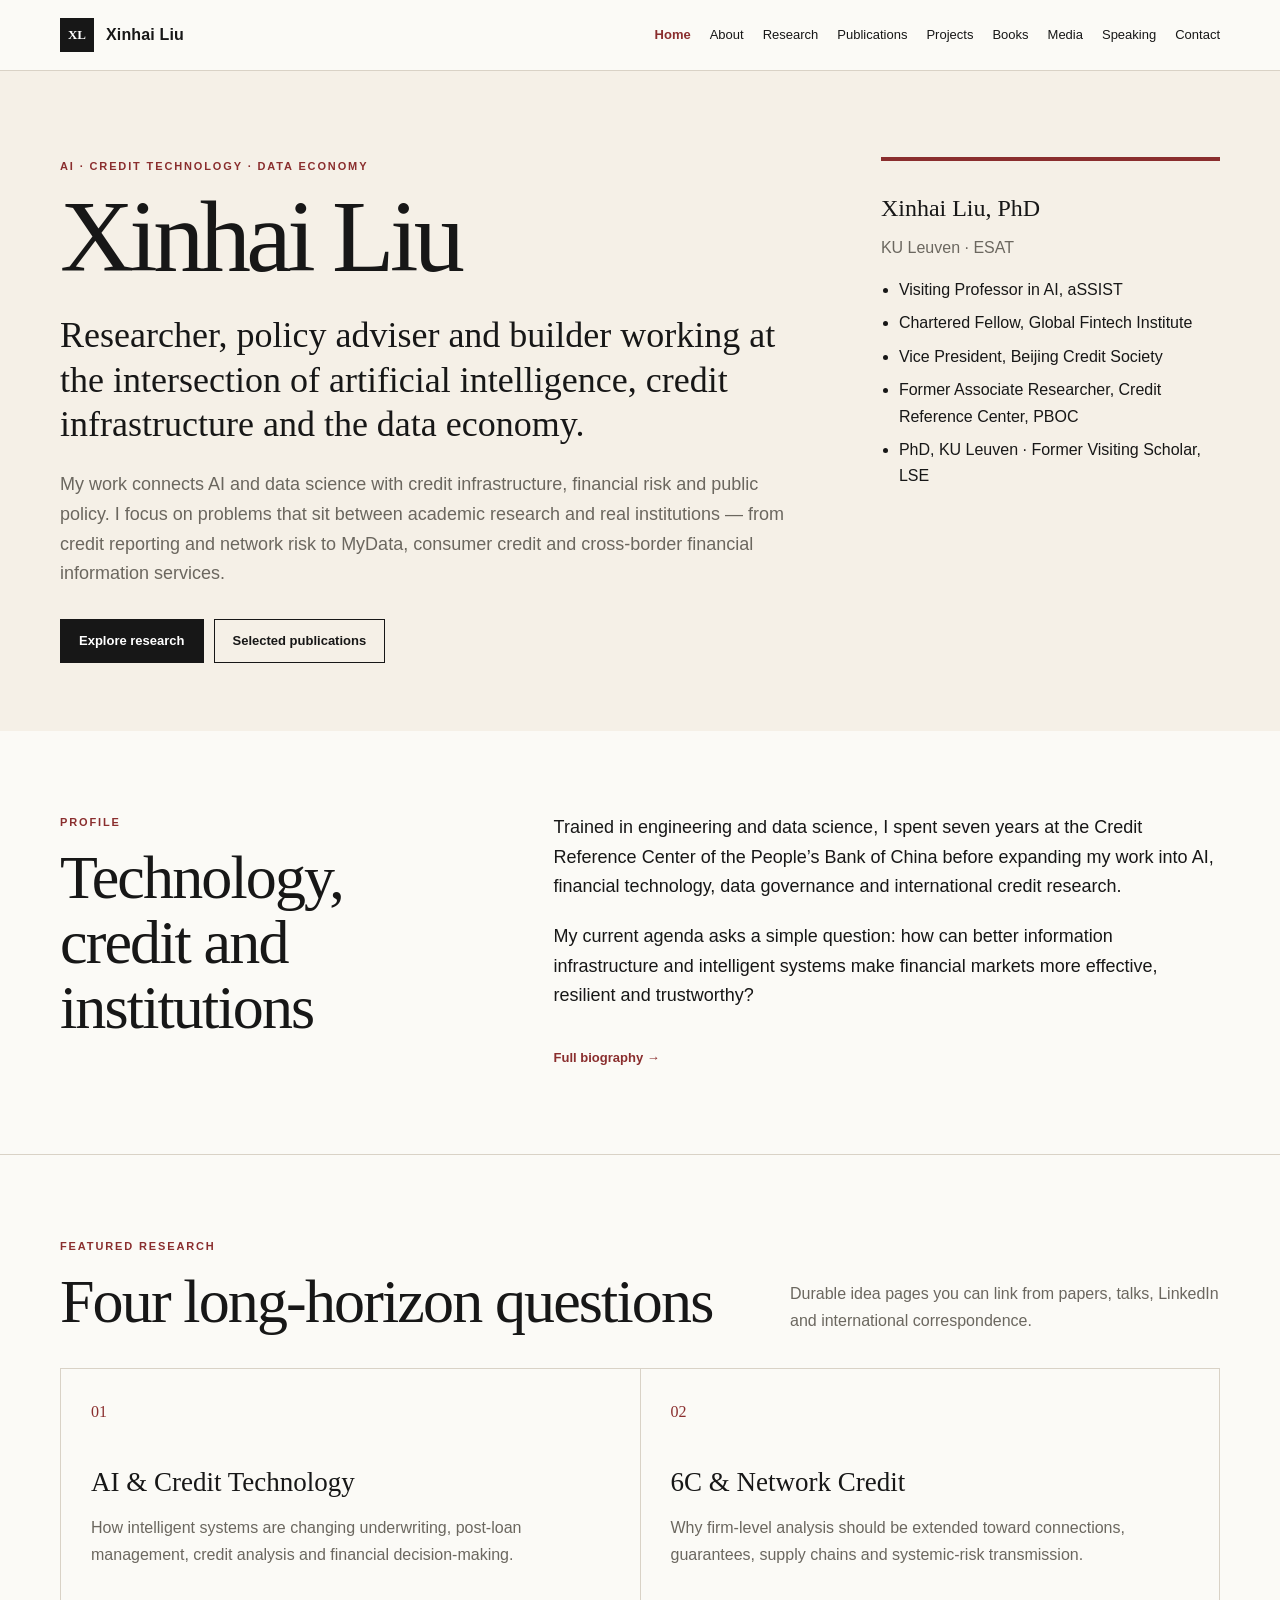
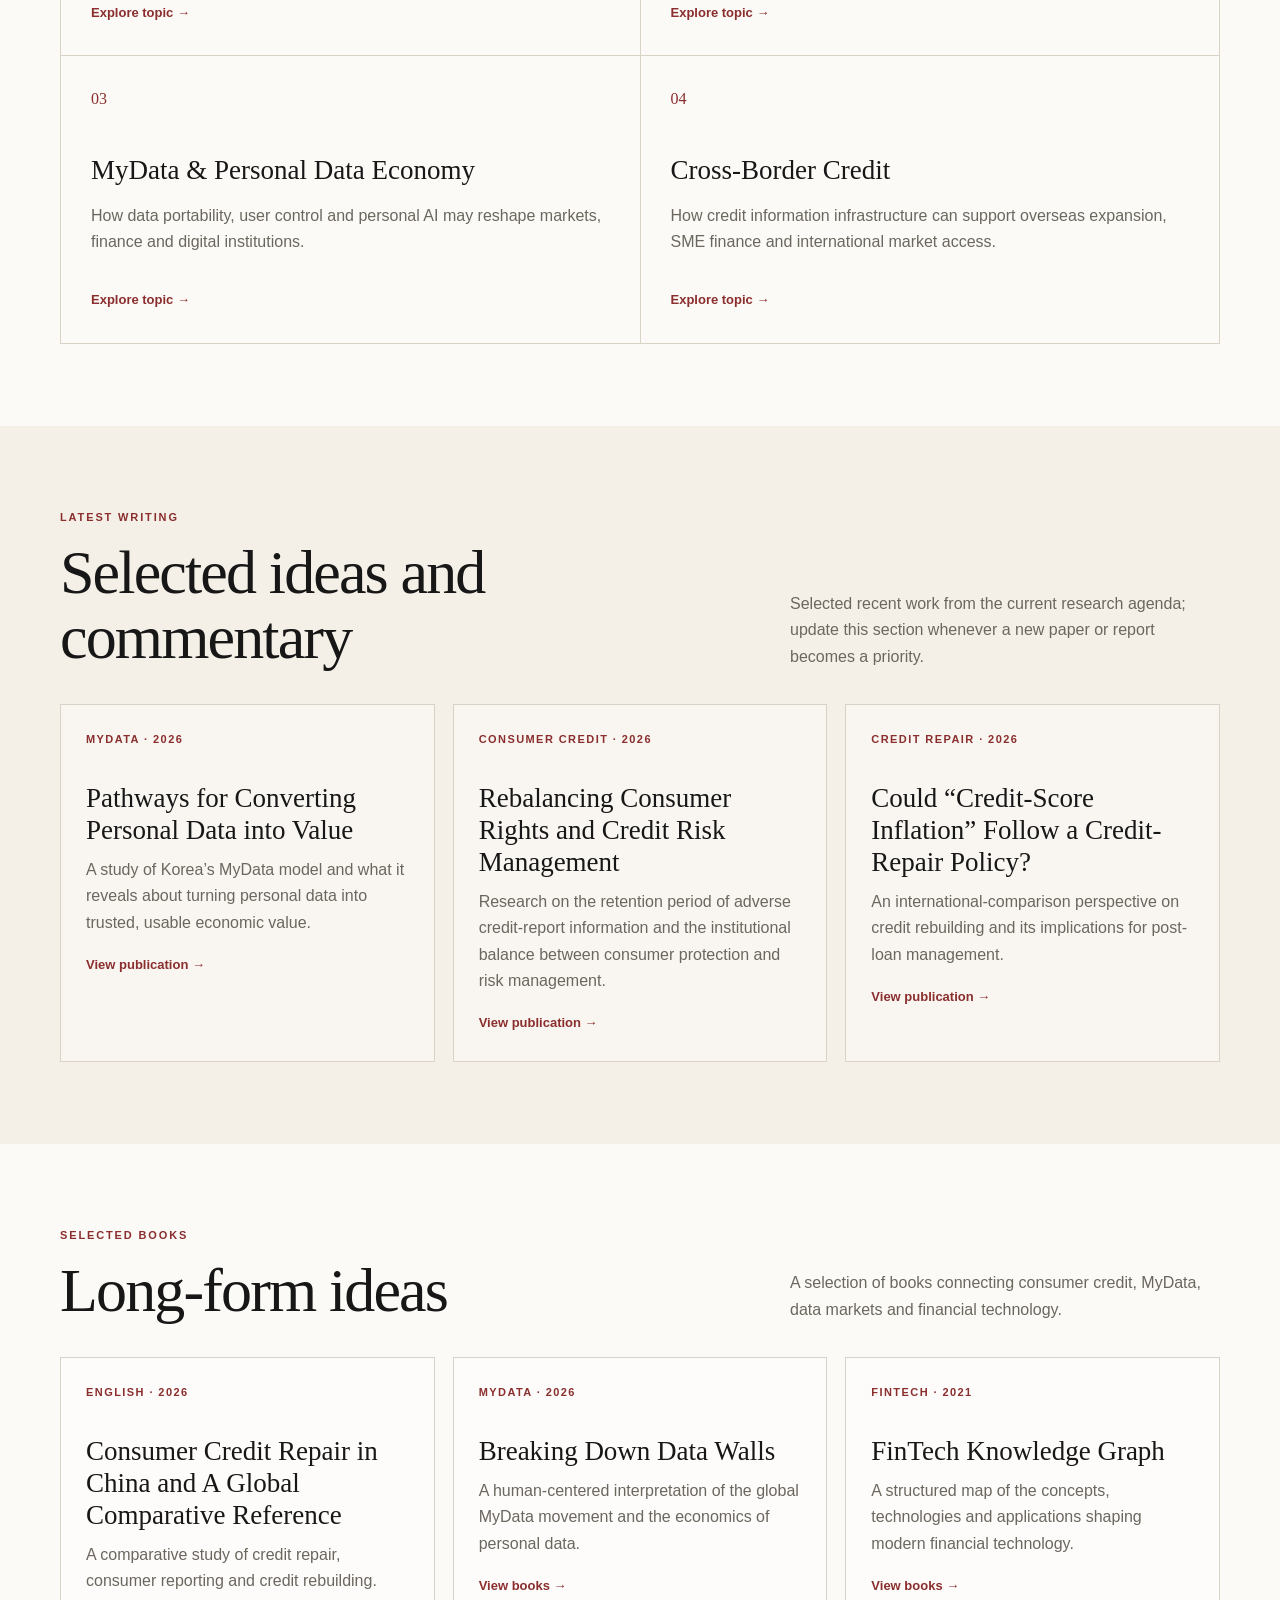
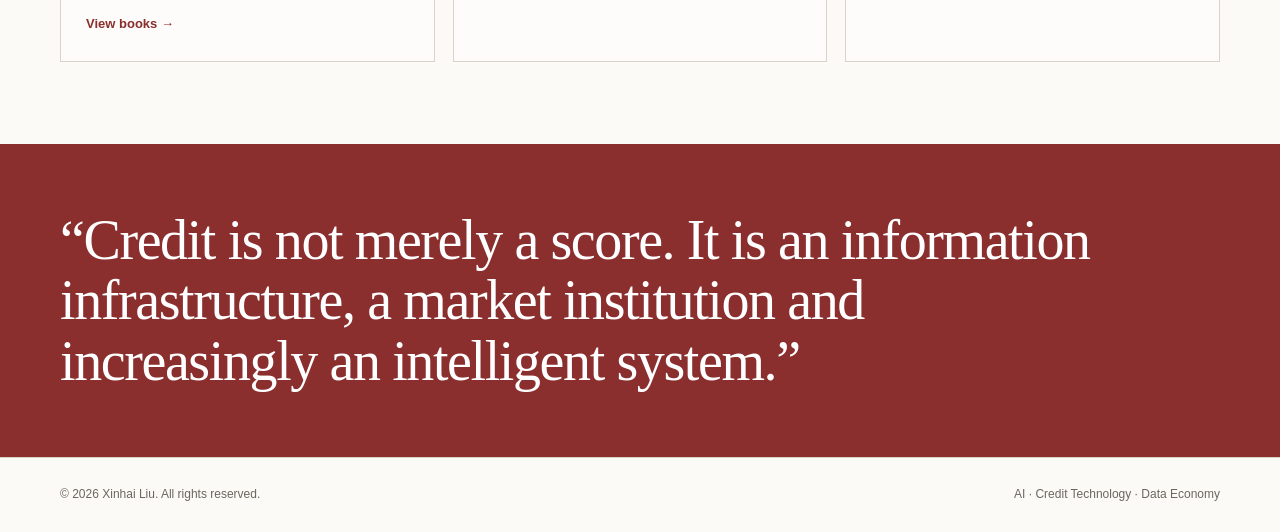
<file: index.html>
<!DOCTYPE html><html lang="en"><head><meta charset="UTF-8"><meta name="viewport" content="width=device-width, initial-scale=1.0"><meta name="description" content="Xinhai Liu — researcher and policy adviser working across AI, credit technology, data economy and financial innovation."><meta name="author" content="Xinhai Liu"><title>Xinhai Liu | AI, Credit Technology & Data Economy</title><link rel="stylesheet" href="styles.css"><script defer src="site.js"></script></head><body><div data-site-header></div><main><section class="hero"><div class="container hero-grid"><div><p class="eyebrow">AI · CREDIT TECHNOLOGY · DATA ECONOMY</p><h1>Xinhai Liu</h1><p class="hero-title">Researcher, policy adviser and builder working at the intersection of artificial intelligence, credit infrastructure and the data economy.</p><!-- EDIT HERE: HOME INTRO START -->
          <p class="hero-intro">
            My work connects AI and data science with credit infrastructure, financial risk and public policy.
            I focus on problems that sit between academic research and real institutions — from credit reporting
            and network risk to MyData, consumer credit and cross-border financial information services.
          </p>
          <!-- EDIT HERE: HOME INTRO END --><div class="hero-actions"><a class="btn btn-primary" href="research.html">Explore research</a><a class="btn" href="publications.html">Selected publications</a></div></div><aside class="profile-card"><p class="name">Xinhai Liu, PhD</p><p>KU Leuven · ESAT</p><!-- EDIT HERE: HOME PROFILE START -->
          <ul class="profile-list">
            <li>Visiting Professor in AI, aSSIST</li>
            <li>Chartered Fellow, Global Fintech Institute</li>
            <li>Vice President, Beijing Credit Society</li>
            <li>Former Associate Researcher, Credit Reference Center, PBOC</li>
            <li>PhD, KU Leuven · Former Visiting Scholar, LSE</li>
          </ul>
          <!-- EDIT HERE: HOME PROFILE END --></aside></div></section>
    <section class="section home-about">
      <div class="container two-col">
        <div>
          <p class="section-label">Profile</p>
          <h2>Technology, credit and institutions</h2>
        </div>
        <div class="prose">
          <!-- EDIT HERE: HOME ABOUT STRIP START -->
          <p>
            Trained in engineering and data science, I spent seven years at the Credit Reference Center
            of the People’s Bank of China before expanding my work into AI, financial technology,
            data governance and international credit research.
          </p>
          <p>
            My current agenda asks a simple question: how can better information infrastructure and
            intelligent systems make financial markets more effective, resilient and trustworthy?
          </p>
          <!-- EDIT HERE: HOME ABOUT STRIP END -->
          <a class="card-link" href="about.html">Full biography →</a>
        </div>
      </div>
    </section>

<section class="section"><div class="container"><div class="section-head"><div><p class="section-label">Featured research</p><h2>Four long-horizon questions</h2></div><p class="section-note">Durable idea pages you can link from papers, talks, LinkedIn and international correspondence.</p></div><div class="topic-grid"><article class="topic-card"><div class="n">01</div><h3>AI & Credit Technology</h3><p>How intelligent systems are changing underwriting, post-loan management, credit analysis and financial decision-making.</p><a class="card-link" href="ai-credit-technology.html">Explore topic →</a></article><article class="topic-card"><div class="n">02</div><h3>6C & Network Credit</h3><p>Why firm-level analysis should be extended toward connections, guarantees, supply chains and systemic-risk transmission.</p><a class="card-link" href="network-credit.html">Explore topic →</a></article><article class="topic-card"><div class="n">03</div><h3>MyData & Personal Data Economy</h3><p>How data portability, user control and personal AI may reshape markets, finance and digital institutions.</p><a class="card-link" href="mydata.html">Explore topic →</a></article><article class="topic-card"><div class="n">04</div><h3>Cross-Border Credit</h3><p>How credit information infrastructure can support overseas expansion, SME finance and international market access.</p><a class="card-link" href="cross-border-credit.html">Explore topic →</a></article></div></div></section><section class="section section-tinted"><div class="container"><div class="section-head"><div><p class="section-label">Latest writing</p><h2>Selected ideas and commentary</h2></div><p class="section-note">Selected recent work from the current research agenda; update this section whenever a new paper or report becomes a priority.</p></div><!-- EDIT HERE: LATEST WRITING START --><div class="grid-3">
<div class="card"><p class="card-meta">MyData · 2026</p><h3>Pathways for Converting Personal Data into Value</h3><p>A study of Korea’s MyData model and what it reveals about turning personal data into trusted, usable economic value.</p><a class="card-link" href="publications.html">View publication →</a></div>
<div class="card"><p class="card-meta">Consumer credit · 2026</p><h3>Rebalancing Consumer Rights and Credit Risk Management</h3><p>Research on the retention period of adverse credit-report information and the institutional balance between consumer protection and risk management.</p><a class="card-link" href="publications.html">View publication →</a></div>
<div class="card"><p class="card-meta">Credit repair · 2026</p><h3>Could “Credit-Score Inflation” Follow a Credit-Repair Policy?</h3><p>An international-comparison perspective on credit rebuilding and its implications for post-loan management.</p><a class="card-link" href="publications.html">View publication →</a></div>
</div><!-- EDIT HERE: LATEST WRITING END --></div></section><section class="section"><div class="container"><div class="section-head"><div><p class="section-label">Selected books</p><h2>Long-form ideas</h2></div><p class="section-note">A selection of books connecting consumer credit, MyData, data markets and financial technology.</p></div><!-- EDIT HERE: SELECTED BOOKS HOME START --><div class="grid-3">
<div class="card"><p class="card-meta">English · 2026</p><h3>Consumer Credit Repair in China and A Global Comparative Reference</h3><p>A comparative study of credit repair, consumer reporting and credit rebuilding.</p><a class="card-link" href="books.html">View books →</a></div>
<div class="card"><p class="card-meta">MyData · 2026</p><h3>Breaking Down Data Walls</h3><p>A human-centered interpretation of the global MyData movement and the economics of personal data.</p><a class="card-link" href="books.html">View books →</a></div>
<div class="card"><p class="card-meta">FinTech · 2021</p><h3>FinTech Knowledge Graph</h3><p>A structured map of the concepts, technologies and applications shaping modern financial technology.</p><a class="card-link" href="books.html">View books →</a></div>
</div><!-- EDIT HERE: SELECTED BOOKS HOME END --></div></section><section class="quote-band"><div class="container"><blockquote>“Credit is not merely a score. It is an information infrastructure, a market institution and increasingly an intelligent system.”</blockquote></div></section></main><div data-site-footer></div></body></html>
</file>
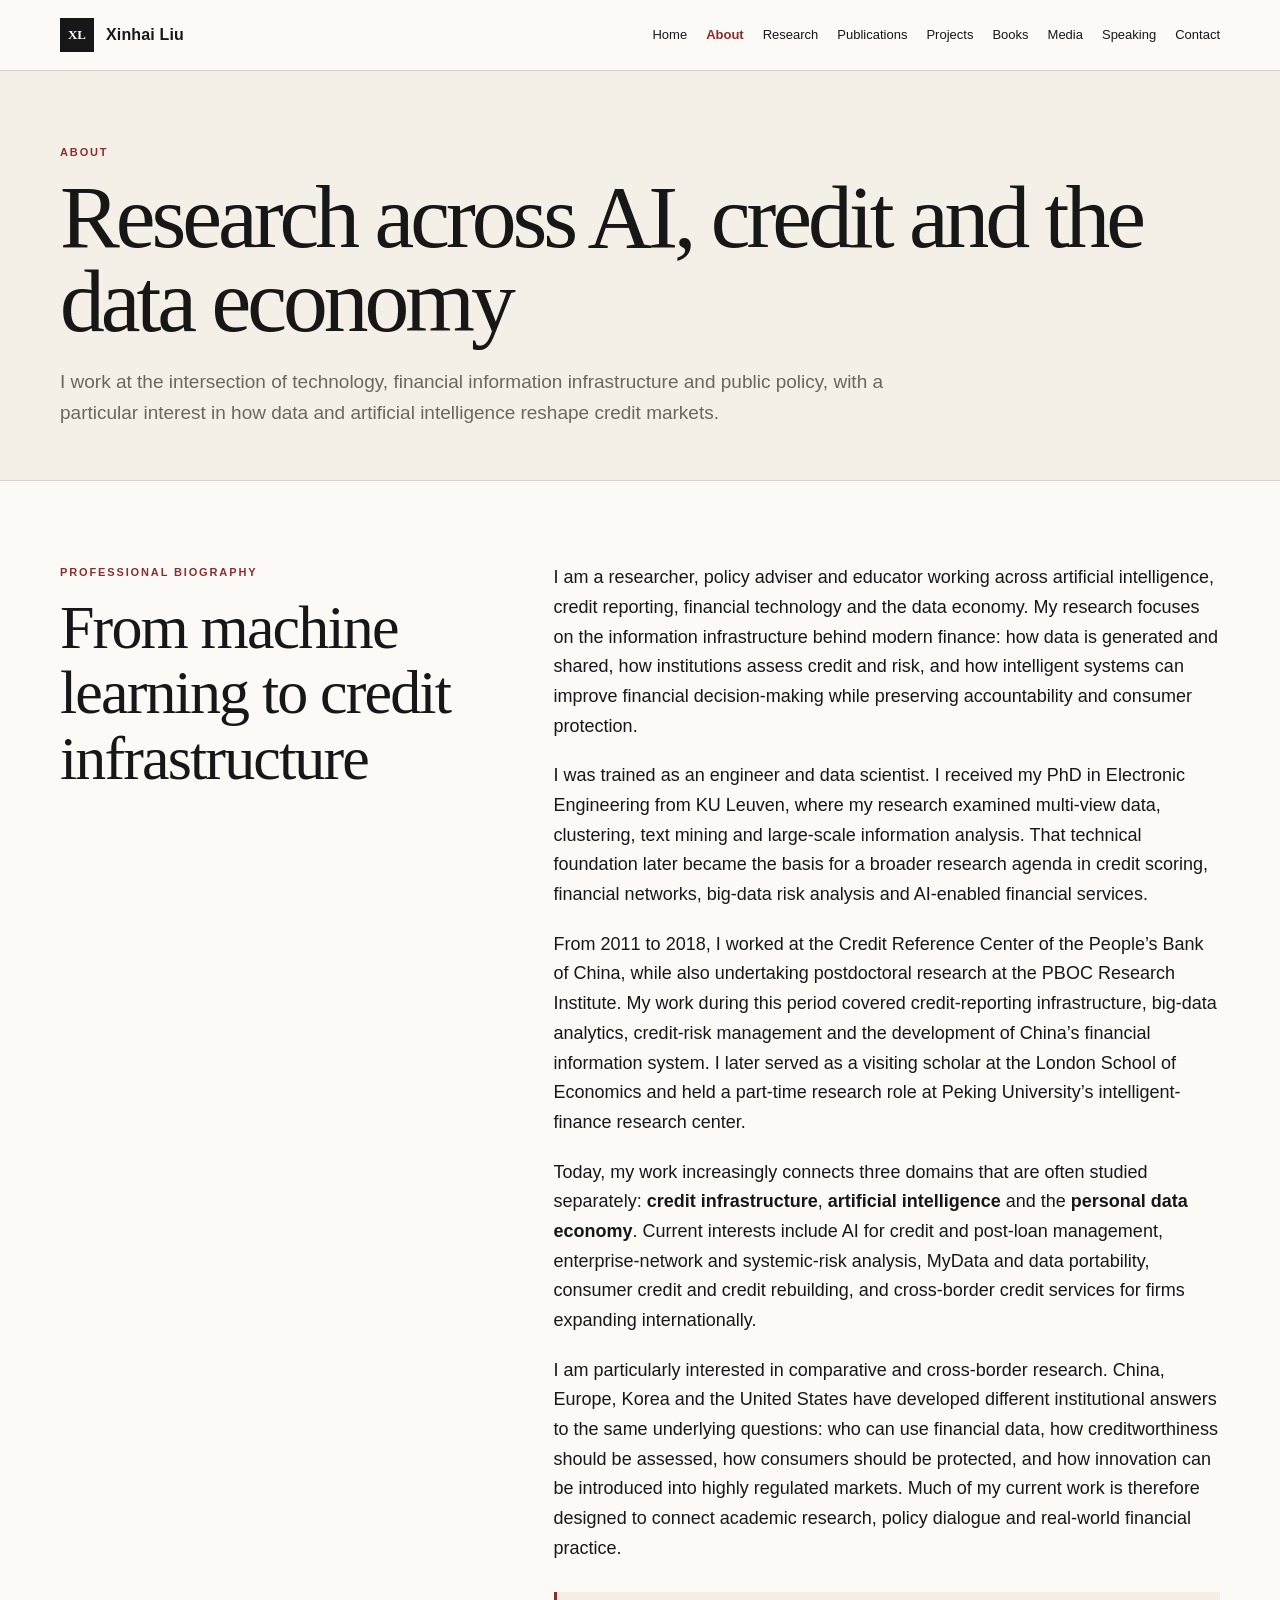
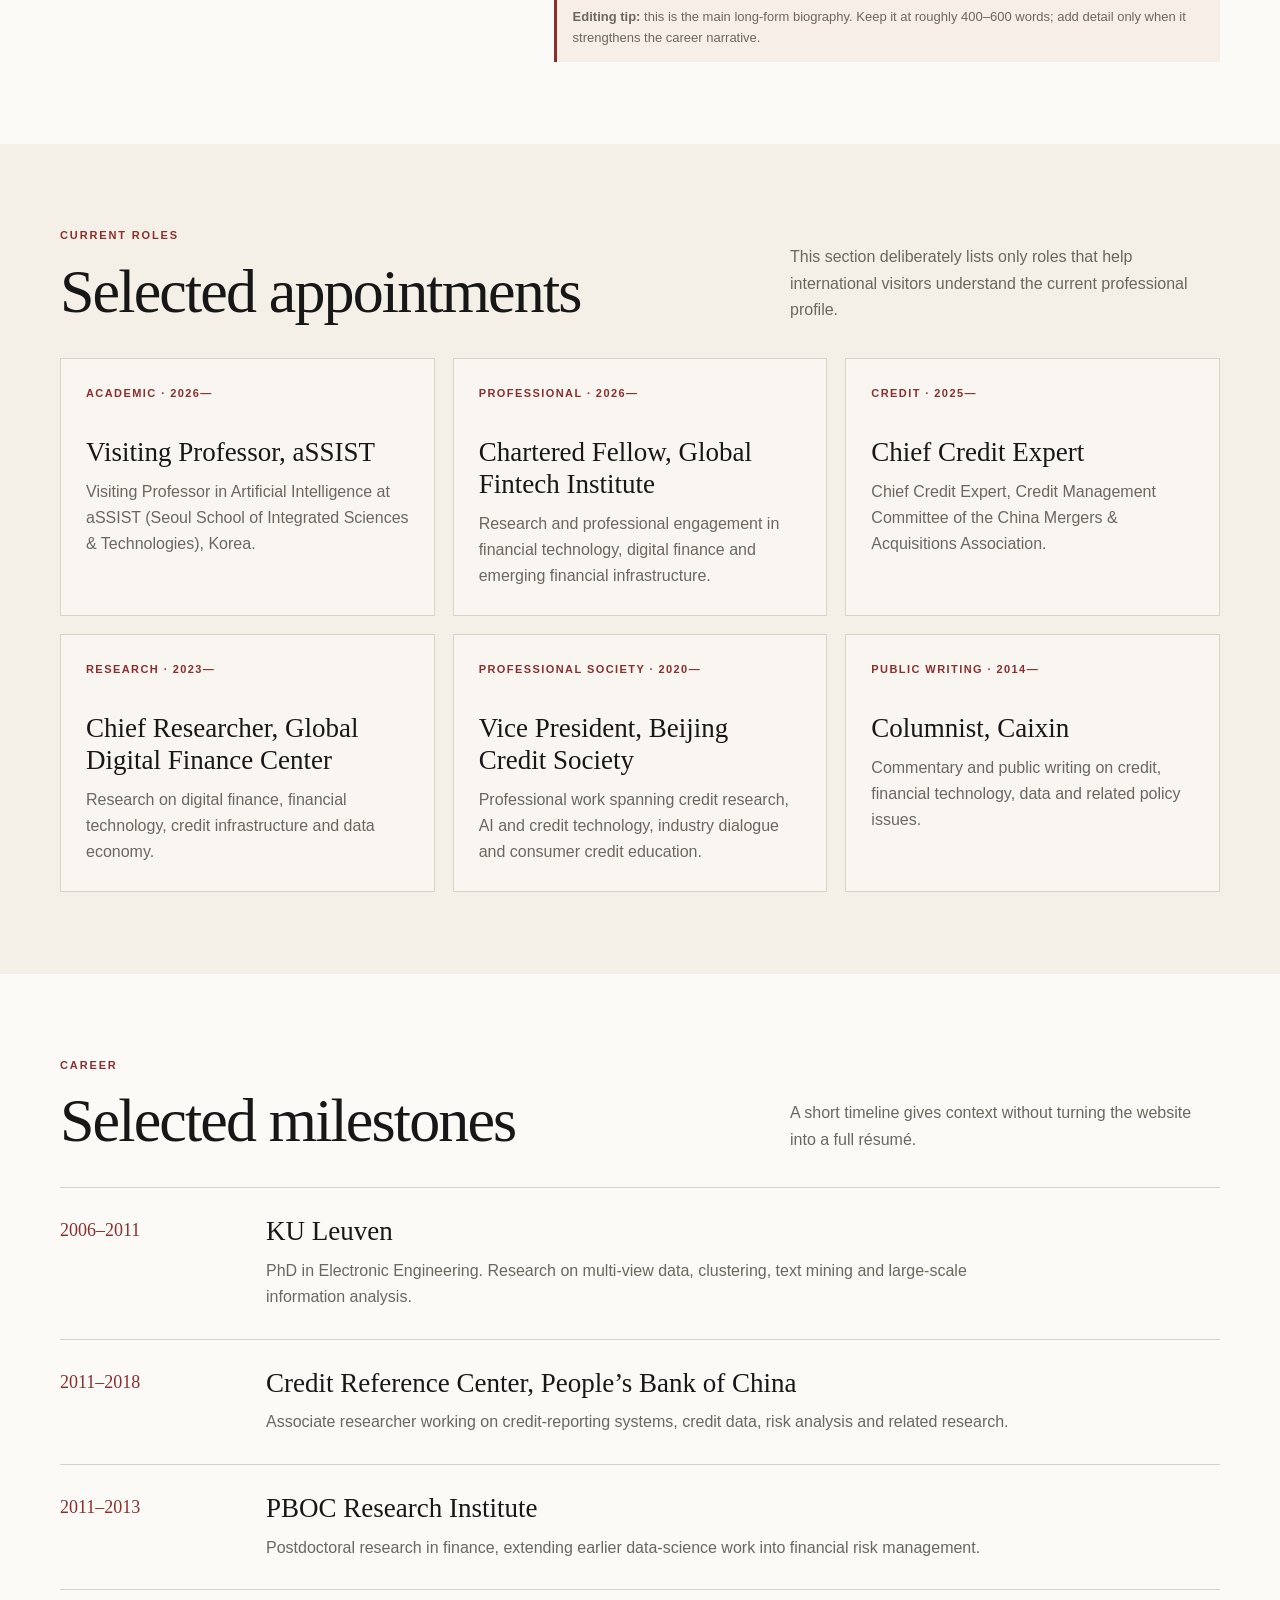
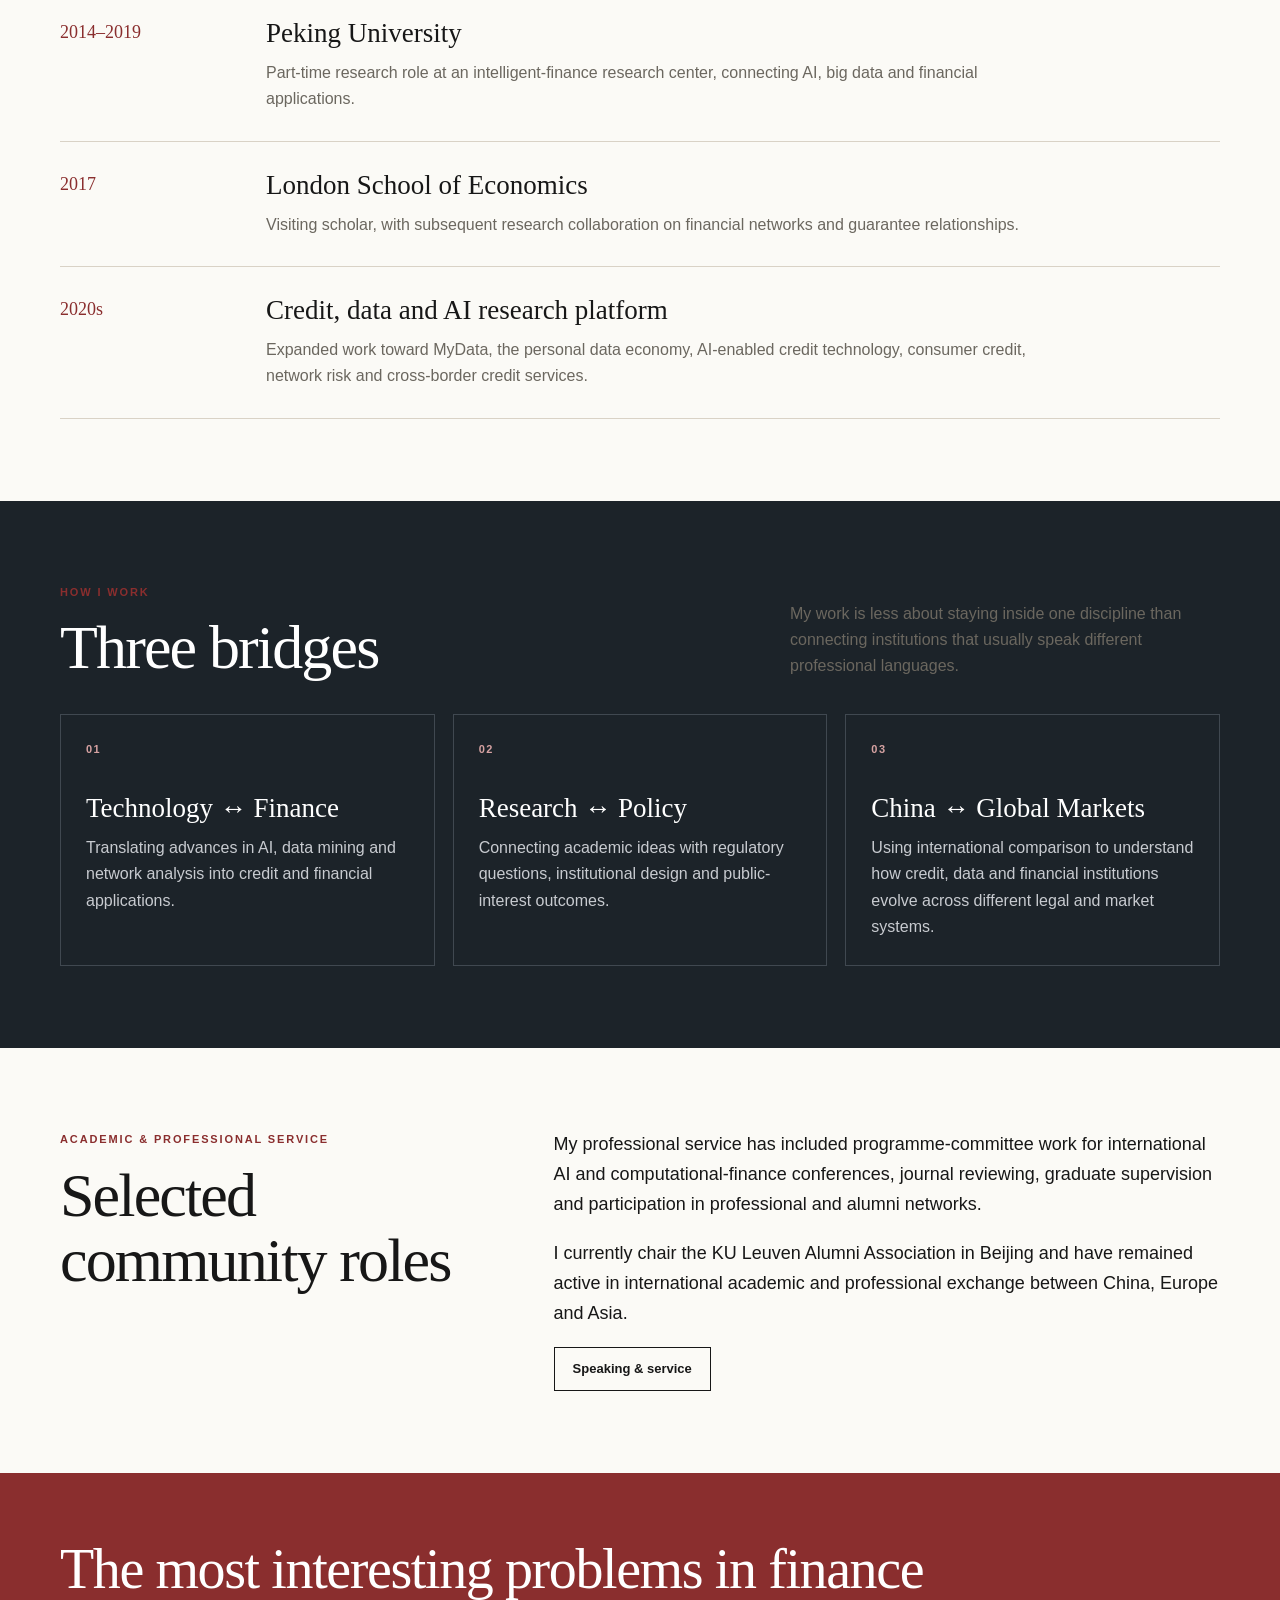
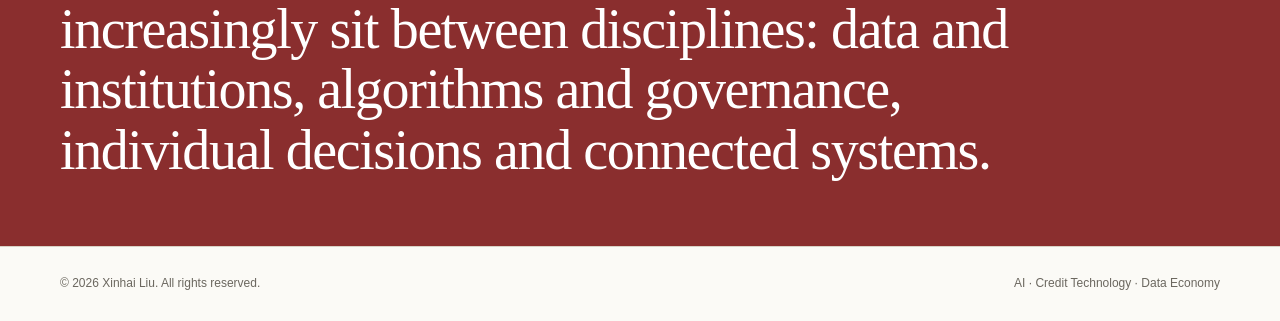
<file: about.html>
<!DOCTYPE html>
<html lang="en">
<head>
  <meta charset="UTF-8">
  <meta name="viewport" content="width=device-width, initial-scale=1.0">
  <meta name="description" content="About Xinhai Liu — researcher, policy adviser and educator working across artificial intelligence, credit infrastructure, financial technology and the data economy.">
  <meta name="author" content="Xinhai Liu">
  <title>About | Xinhai Liu</title>
  <link rel="stylesheet" href="styles.css">
  <script defer src="site.js"></script>
</head>
<body>
  <div data-site-header></div>

  <main>
    <section class="page-hero">
      <div class="container">
        <p class="kicker">About</p>
        <h1>Research across AI, credit and the data economy</h1>
        <p class="page-deck">
          I work at the intersection of technology, financial information infrastructure and public policy,
          with a particular interest in how data and artificial intelligence reshape credit markets.
        </p>
      </div>
    </section>

    <section class="section">
      <div class="container two-col">
        <div>
          <p class="section-label">Professional biography</p>
          <h2>From machine learning to credit infrastructure</h2>
        </div>

        <div class="prose">
          <!-- EDIT HERE: BIOGRAPHY START -->
          <p>
            I am a researcher, policy adviser and educator working across artificial intelligence,
            credit reporting, financial technology and the data economy. My research focuses on the
            information infrastructure behind modern finance: how data is generated and shared, how
            institutions assess credit and risk, and how intelligent systems can improve financial
            decision-making while preserving accountability and consumer protection.
          </p>

          <p>
            I was trained as an engineer and data scientist. I received my PhD in Electronic Engineering
            from KU Leuven, where my research examined multi-view data, clustering, text mining and
            large-scale information analysis. That technical foundation later became the basis for a
            broader research agenda in credit scoring, financial networks, big-data risk analysis and
            AI-enabled financial services.
          </p>

          <p>
            From 2011 to 2018, I worked at the Credit Reference Center of the People’s Bank of China,
            while also undertaking postdoctoral research at the PBOC Research Institute. My work during
            this period covered credit-reporting infrastructure, big-data analytics, credit-risk
            management and the development of China’s financial information system. I later served as a
            visiting scholar at the London School of Economics and held a part-time research role at
            Peking University’s intelligent-finance research center.
          </p>

          <p>
            Today, my work increasingly connects three domains that are often studied separately:
            <strong>credit infrastructure</strong>, <strong>artificial intelligence</strong> and the
            <strong>personal data economy</strong>. Current interests include AI for credit and post-loan
            management, enterprise-network and systemic-risk analysis, MyData and data portability,
            consumer credit and credit rebuilding, and cross-border credit services for firms expanding
            internationally.
          </p>

          <p>
            I am particularly interested in comparative and cross-border research. China, Europe, Korea
            and the United States have developed different institutional answers to the same underlying
            questions: who can use financial data, how creditworthiness should be assessed, how consumers
            should be protected, and how innovation can be introduced into highly regulated markets.
            Much of my current work is therefore designed to connect academic research, policy dialogue
            and real-world financial practice.
          </p>
          <!-- EDIT HERE: BIOGRAPHY END -->

          <div class="edit-note">
            <strong>Editing tip:</strong> this is the main long-form biography. Keep it at roughly
            400–600 words; add detail only when it strengthens the career narrative.
          </div>
        </div>
      </div>
    </section>

    <section class="section section-tinted">
      <div class="container">
        <div class="section-head">
          <div>
            <p class="section-label">Current roles</p>
            <h2>Selected appointments</h2>
          </div>
          <p class="section-note">
            This section deliberately lists only roles that help international visitors understand
            the current professional profile.
          </p>
        </div>

        <!-- EDIT HERE: CURRENT ROLES START -->
        <div class="grid-3">
          <article class="card">
            <p class="card-meta">Academic · 2026—</p>
            <h3>Visiting Professor, aSSIST</h3>
            <p>
              Visiting Professor in Artificial Intelligence at aSSIST
              (Seoul School of Integrated Sciences & Technologies), Korea.
            </p>
          </article>

          <article class="card">
            <p class="card-meta">Professional · 2026—</p>
            <h3>Chartered Fellow, Global Fintech Institute</h3>
            <p>
              Research and professional engagement in financial technology, digital finance and
              emerging financial infrastructure.
            </p>
          </article>

          <article class="card">
            <p class="card-meta">Credit · 2025—</p>
            <h3>Chief Credit Expert</h3>
            <p>
              Chief Credit Expert, Credit Management Committee of the China Mergers & Acquisitions Association.
            </p>
          </article>

          <article class="card">
            <p class="card-meta">Research · 2023—</p>
            <h3>Chief Researcher, Global Digital Finance Center</h3>
            <p>
              Research on digital finance, financial technology, credit infrastructure and data economy.
            </p>
          </article>

          <article class="card">
            <p class="card-meta">Professional society · 2020—</p>
            <h3>Vice President, Beijing Credit Society</h3>
            <p>
              Professional work spanning credit research, AI and credit technology, industry dialogue
              and consumer credit education.
            </p>
          </article>

          <article class="card">
            <p class="card-meta">Public writing · 2014—</p>
            <h3>Columnist, Caixin</h3>
            <p>
              Commentary and public writing on credit, financial technology, data and related policy issues.
            </p>
          </article>
        </div>
        <!-- EDIT HERE: CURRENT ROLES END -->
      </div>
    </section>

    <section class="section">
      <div class="container">
        <div class="section-head">
          <div>
            <p class="section-label">Career</p>
            <h2>Selected milestones</h2>
          </div>
          <p class="section-note">
            A short timeline gives context without turning the website into a full résumé.
          </p>
        </div>

        <!-- EDIT HERE: CAREER TIMELINE START -->
        <div class="career-timeline">

          <article class="career-item">
            <div class="career-year">2006–2011</div>
            <div>
              <h3>KU Leuven</h3>
              <p>
                PhD in Electronic Engineering. Research on multi-view data, clustering,
                text mining and large-scale information analysis.
              </p>
            </div>
          </article>

          <article class="career-item">
            <div class="career-year">2011–2018</div>
            <div>
              <h3>Credit Reference Center, People’s Bank of China</h3>
              <p>
                Associate researcher working on credit-reporting systems, credit data,
                risk analysis and related research.
              </p>
            </div>
          </article>

          <article class="career-item">
            <div class="career-year">2011–2013</div>
            <div>
              <h3>PBOC Research Institute</h3>
              <p>
                Postdoctoral research in finance, extending earlier data-science work into
                financial risk management.
              </p>
            </div>
          </article>

          <article class="career-item">
            <div class="career-year">2014–2019</div>
            <div>
              <h3>Peking University</h3>
              <p>
                Part-time research role at an intelligent-finance research center, connecting
                AI, big data and financial applications.
              </p>
            </div>
          </article>

          <article class="career-item">
            <div class="career-year">2017</div>
            <div>
              <h3>London School of Economics</h3>
              <p>
                Visiting scholar, with subsequent research collaboration on financial networks
                and guarantee relationships.
              </p>
            </div>
          </article>

          <article class="career-item">
            <div class="career-year">2020s</div>
            <div>
              <h3>Credit, data and AI research platform</h3>
              <p>
                Expanded work toward MyData, the personal data economy, AI-enabled credit technology,
                consumer credit, network risk and cross-border credit services.
              </p>
            </div>
          </article>

        </div>
        <!-- EDIT HERE: CAREER TIMELINE END -->
      </div>
    </section>

    <section class="section section-dark">
      <div class="container">
        <div class="section-head section-head-dark">
          <div>
            <p class="section-label">How I work</p>
            <h2>Three bridges</h2>
          </div>
          <p class="section-note">
            My work is less about staying inside one discipline than connecting institutions that
            usually speak different professional languages.
          </p>
        </div>

        <div class="grid-3">
          <article class="card about-dark-card">
            <p class="card-meta">01</p>
            <h3>Technology ↔ Finance</h3>
            <p>
              Translating advances in AI, data mining and network analysis into credit and financial applications.
            </p>
          </article>

          <article class="card about-dark-card">
            <p class="card-meta">02</p>
            <h3>Research ↔ Policy</h3>
            <p>
              Connecting academic ideas with regulatory questions, institutional design and public-interest outcomes.
            </p>
          </article>

          <article class="card about-dark-card">
            <p class="card-meta">03</p>
            <h3>China ↔ Global Markets</h3>
            <p>
              Using international comparison to understand how credit, data and financial institutions evolve
              across different legal and market systems.
            </p>
          </article>
        </div>
      </div>
    </section>

    <section class="section">
      <div class="container two-col">
        <div>
          <p class="section-label">Academic & professional service</p>
          <h2>Selected community roles</h2>
        </div>

        <div class="prose">
          <!-- EDIT HERE: SERVICE START -->
          <p>
            My professional service has included programme-committee work for international AI and
            computational-finance conferences, journal reviewing, graduate supervision and participation
            in professional and alumni networks.
          </p>
          <p>
            I currently chair the KU Leuven Alumni Association in Beijing and have remained active in
            international academic and professional exchange between China, Europe and Asia.
          </p>
          <!-- EDIT HERE: SERVICE END -->
          <a class="btn" href="speaking.html">Speaking & service</a>
        </div>
      </div>
    </section>

    <section class="quote-band">
      <div class="container">
        <blockquote>
          The most interesting problems in finance increasingly sit between disciplines:
          data and institutions, algorithms and governance, individual decisions and connected systems.
        </blockquote>
      </div>
    </section>

  </main>

  <div data-site-footer></div>
</body>
</html>
</file>
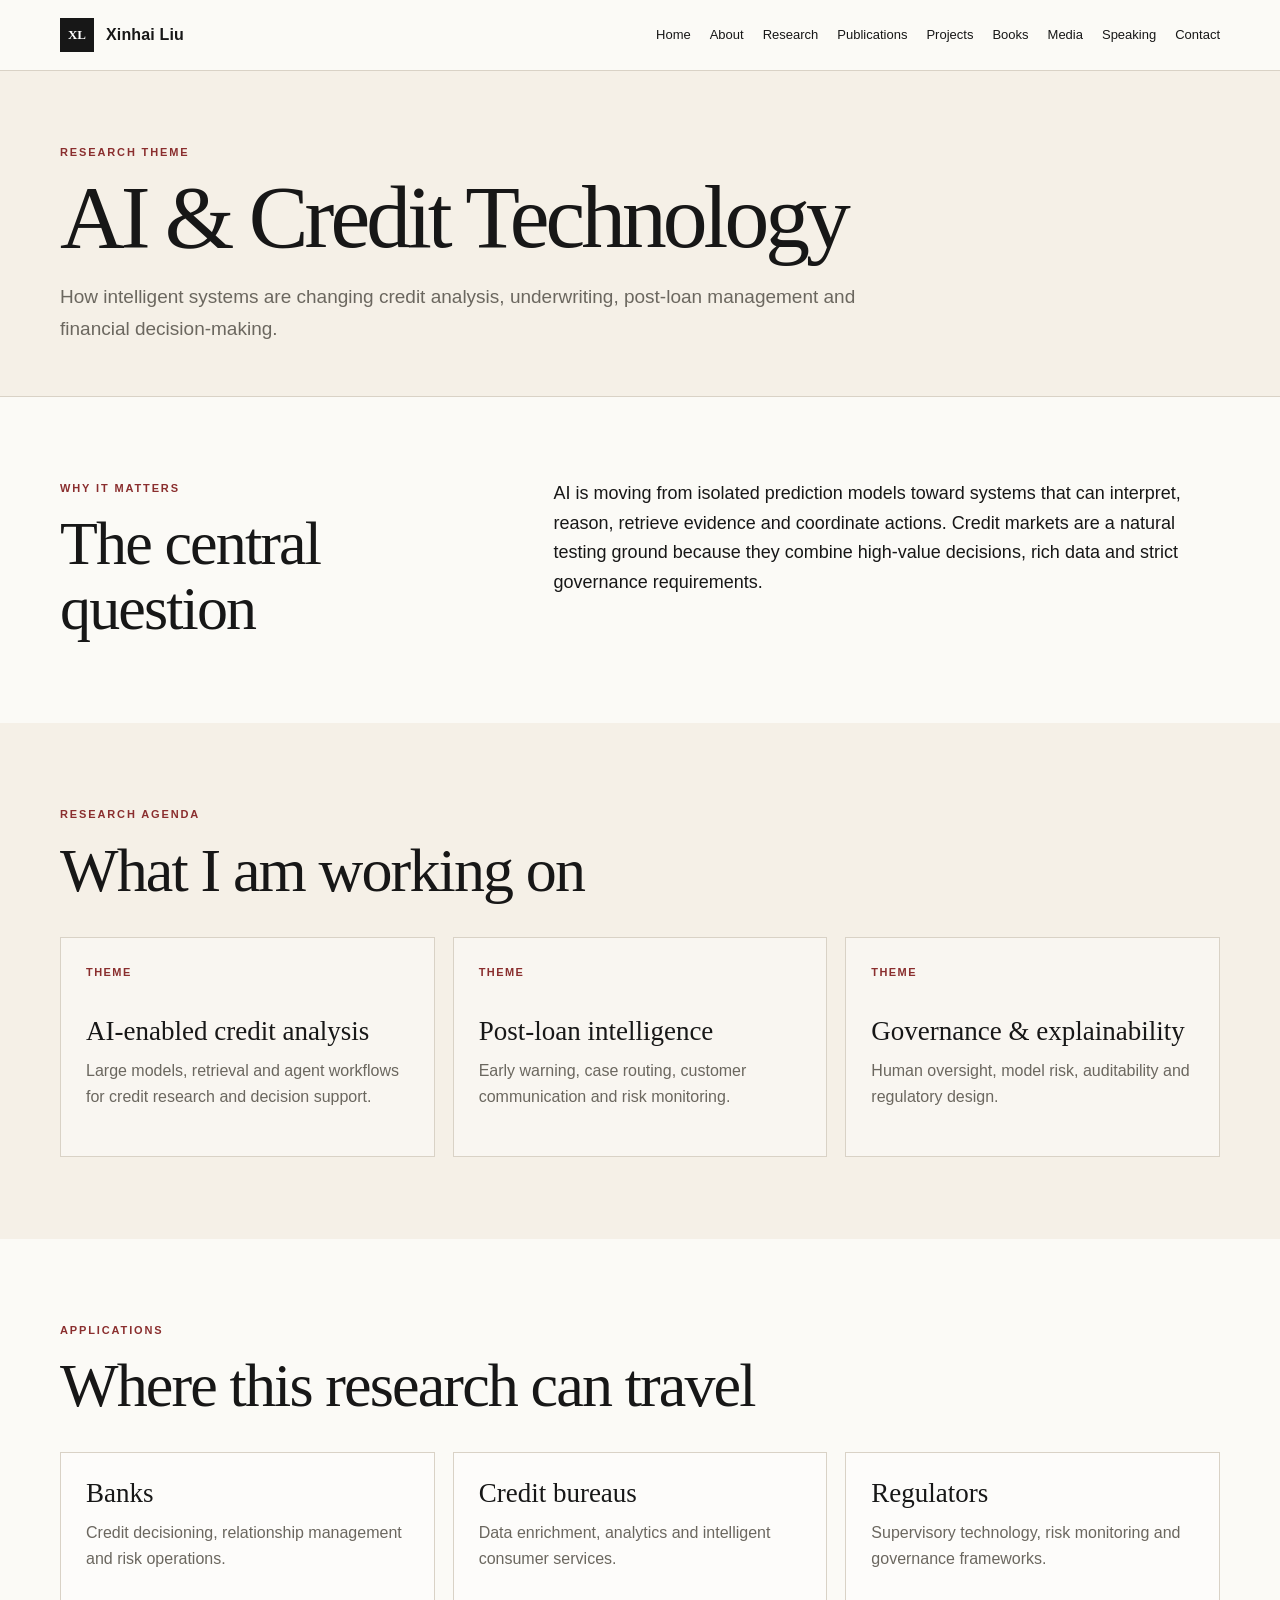
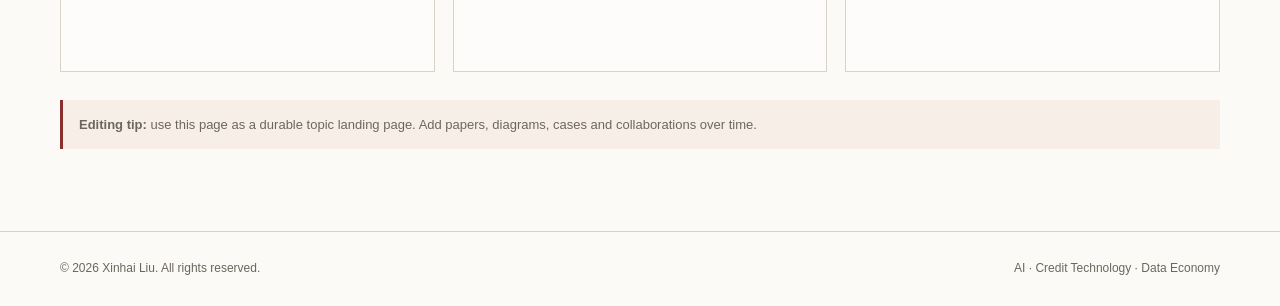
<file: ai-credit-technology.html>
<!DOCTYPE html><html lang="en"><head><meta charset="UTF-8"><meta name="viewport" content="width=device-width, initial-scale=1.0"><meta name="description" content="Research on AI and credit technology."><meta name="author" content="Xinhai Liu"><title>AI & Credit Technology | Xinhai Liu</title><link rel="stylesheet" href="styles.css"><script defer src="site.js"></script></head><body><div data-site-header></div><main><section class="page-hero"><div class="container"><p class="kicker">Research theme</p><h1>AI & Credit Technology</h1><p class="page-deck">How intelligent systems are changing credit analysis, underwriting, post-loan management and financial decision-making.</p></div></section><section class="section"><div class="container two-col"><div><p class="section-label">Why it matters</p><h2>The central question</h2></div><div class="prose"><!-- EDIT HERE: TOPIC INTRO START --><p>AI is moving from isolated prediction models toward systems that can interpret, reason, retrieve evidence and coordinate actions. Credit markets are a natural testing ground because they combine high-value decisions, rich data and strict governance requirements.</p><!-- EDIT HERE: TOPIC INTRO END --></div></div></section><section class="section section-tinted"><div class="container"><div class="section-head"><div><p class="section-label">Research agenda</p><h2>What I am working on</h2></div></div><!-- EDIT HERE: TOPIC AGENDA START --><div class="grid-3"><div class="card"><p class="card-meta">Theme</p><h3>AI-enabled credit analysis</h3><p>Large models, retrieval and agent workflows for credit research and decision support.</p></div><div class="card"><p class="card-meta">Theme</p><h3>Post-loan intelligence</h3><p>Early warning, case routing, customer communication and risk monitoring.</p></div><div class="card"><p class="card-meta">Theme</p><h3>Governance & explainability</h3><p>Human oversight, model risk, auditability and regulatory design.</p></div></div><!-- EDIT HERE: TOPIC AGENDA END --></div></section><section class="section"><div class="container"><div class="section-head"><div><p class="section-label">Applications</p><h2>Where this research can travel</h2></div></div><div class="grid-3"><div class="card"><h3>Banks</h3><p>Credit decisioning, relationship management and risk operations.</p></div><div class="card"><h3>Credit bureaus</h3><p>Data enrichment, analytics and intelligent consumer services.</p></div><div class="card"><h3>Regulators</h3><p>Supervisory technology, risk monitoring and governance frameworks.</p></div></div><div class="edit-note"><strong>Editing tip:</strong> use this page as a durable topic landing page. Add papers, diagrams, cases and collaborations over time.</div></div></section></main><div data-site-footer></div></body></html>
</file>
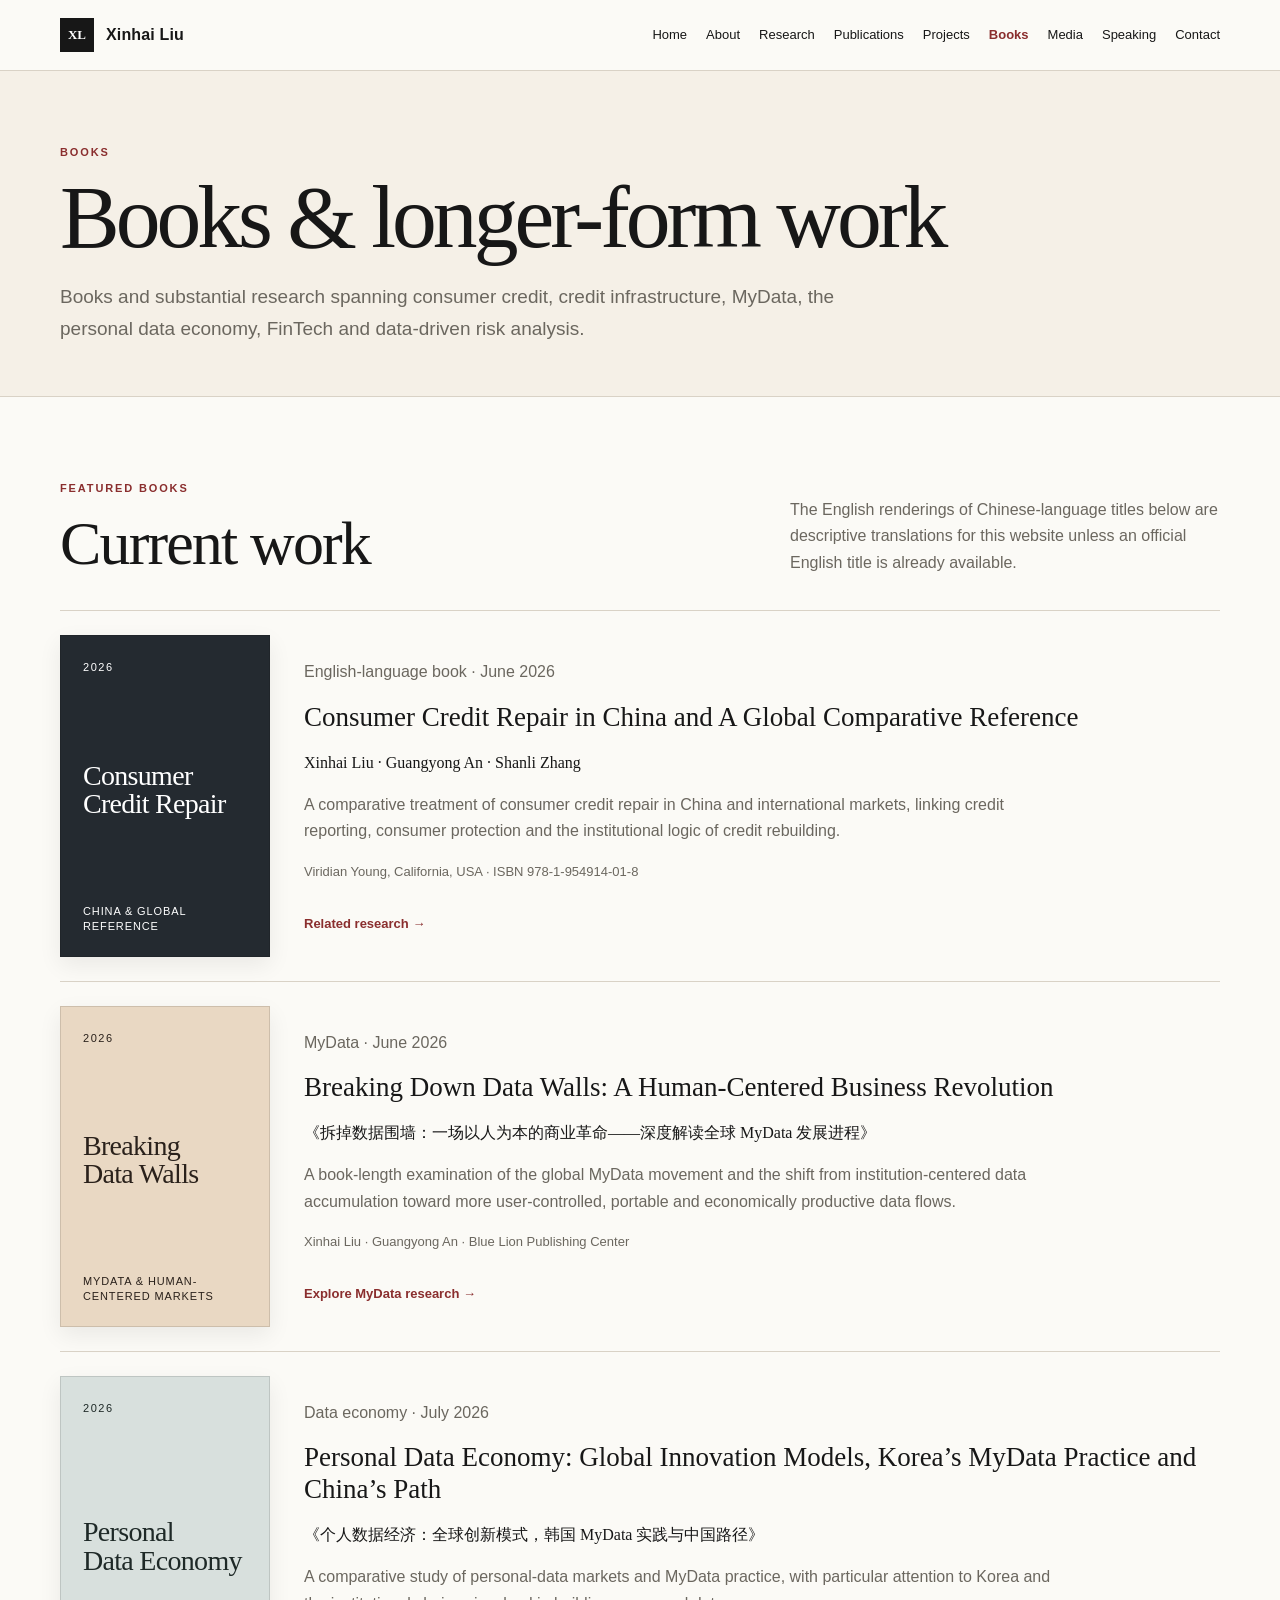
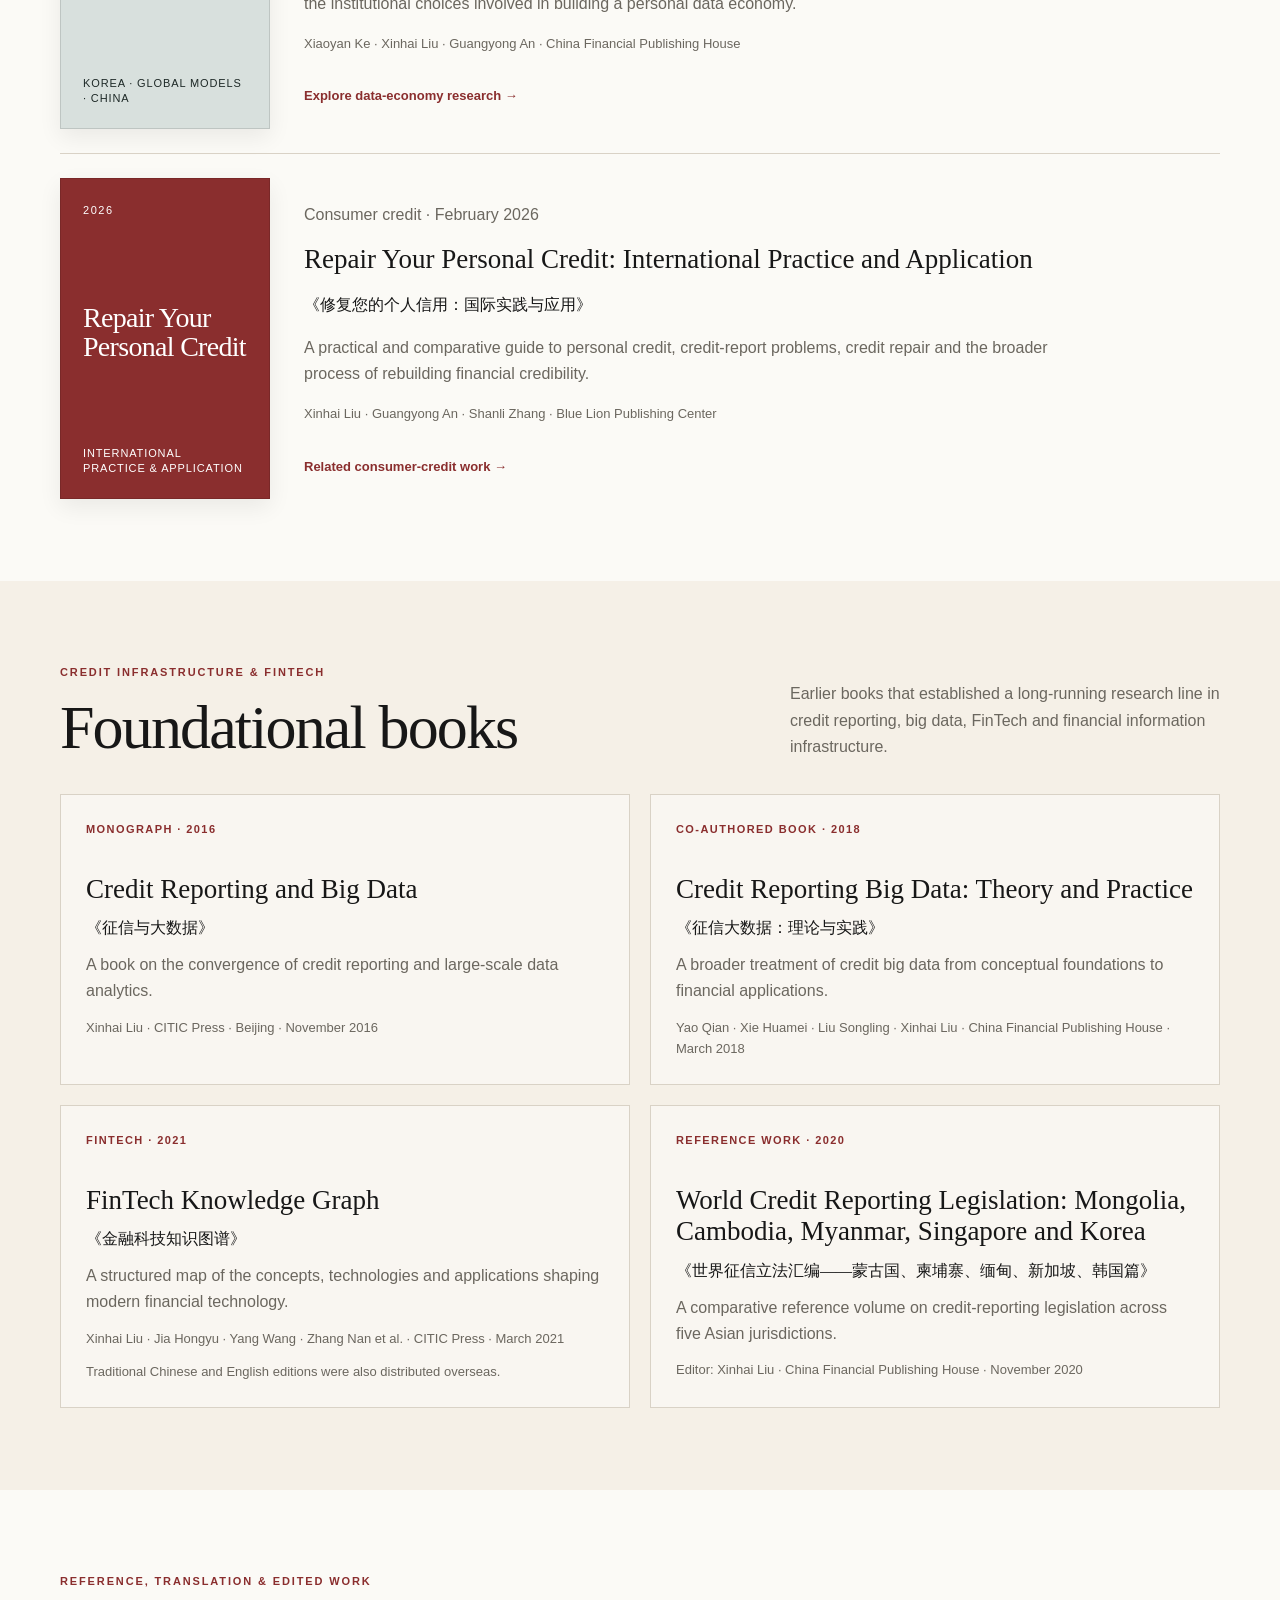
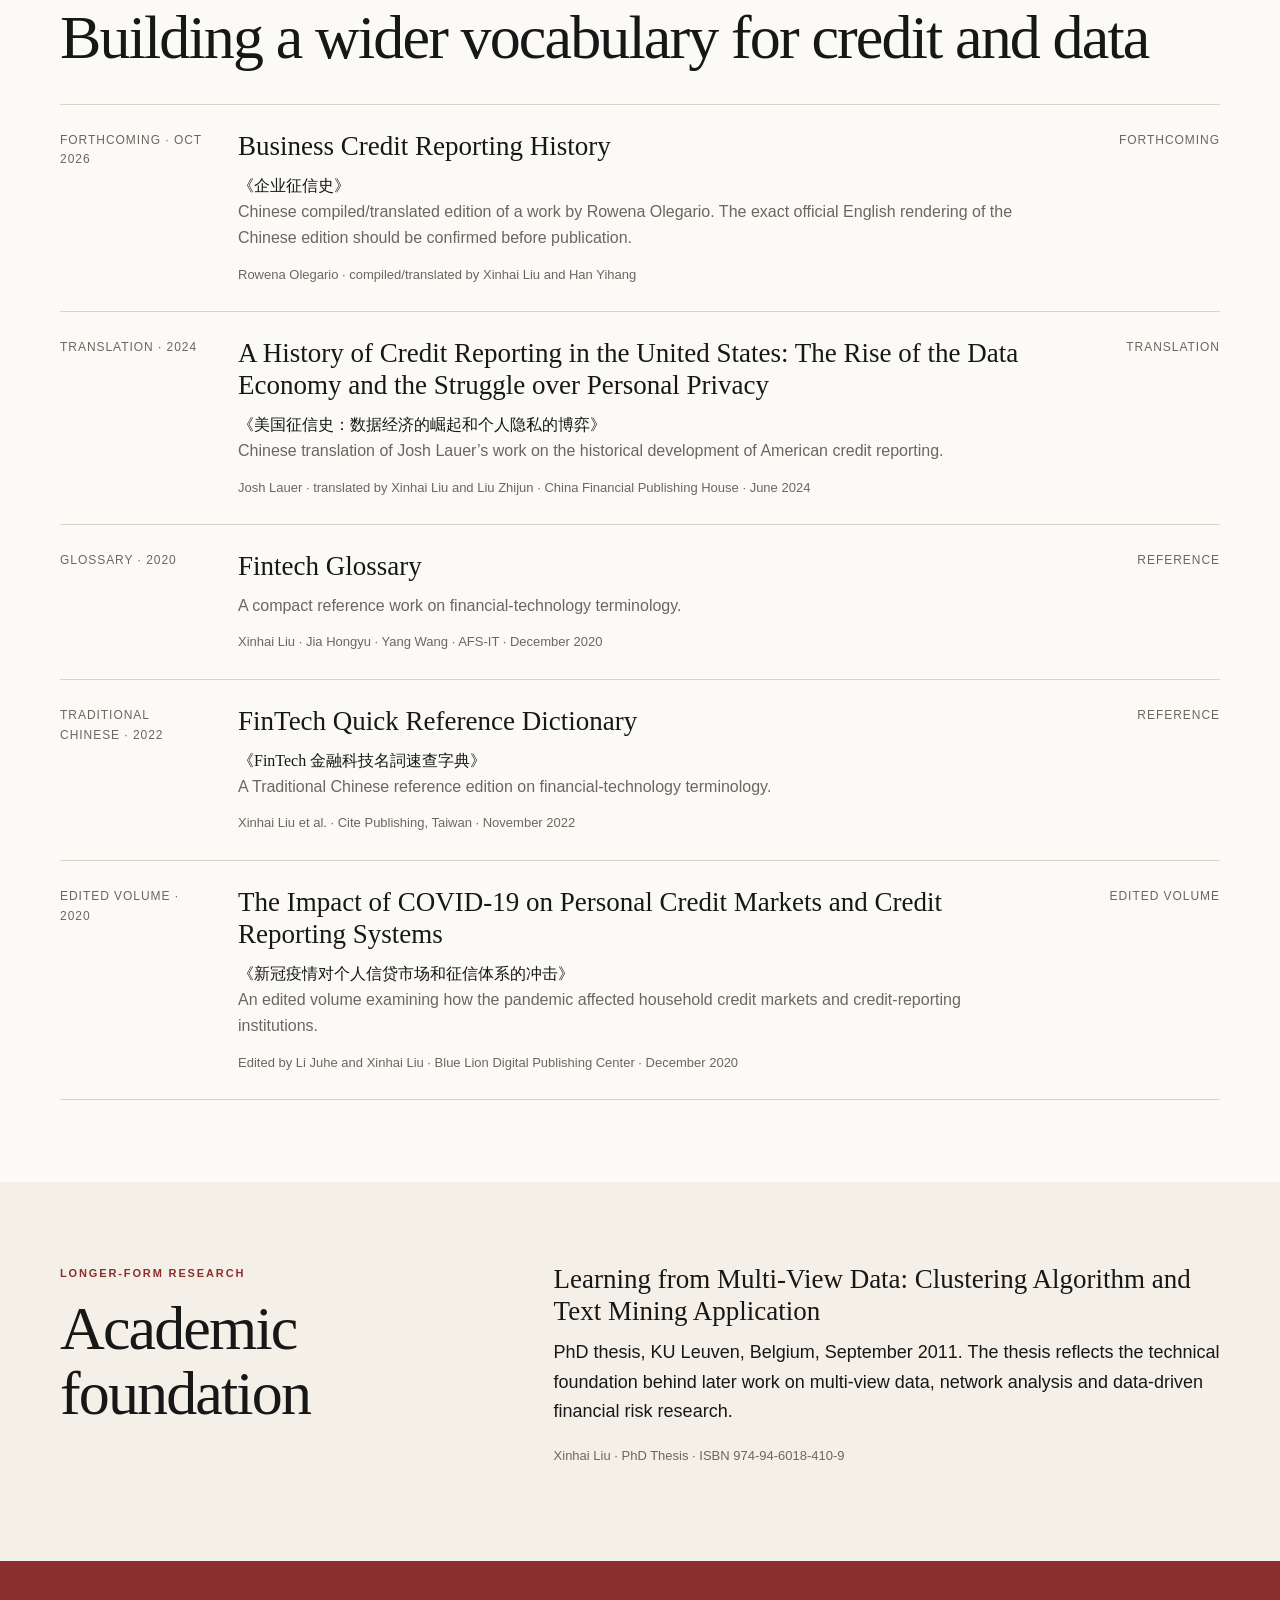
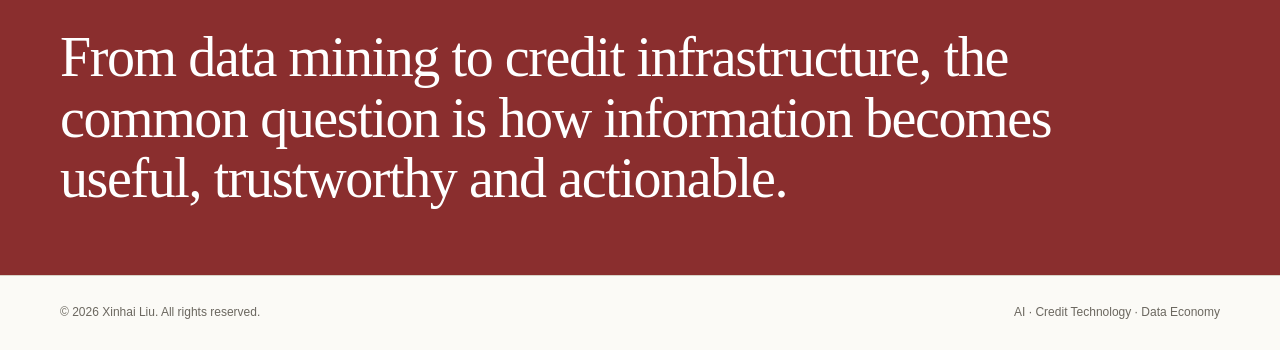
<file: books.html>
<!DOCTYPE html>
<html lang="en">
<head>
  <meta charset="UTF-8">
  <meta name="viewport" content="width=device-width, initial-scale=1.0">
  <meta name="description" content="Books and longer-form research by Xinhai Liu on credit reporting, consumer credit, MyData, data economy, FinTech and network analysis.">
  <meta name="author" content="Xinhai Liu">
  <title>Books | Xinhai Liu</title>
  <link rel="stylesheet" href="styles.css">
  <script defer src="site.js"></script>
</head>
<body>
  <div data-site-header></div>
  <main>

    <section class="page-hero">
      <div class="container">
        <p class="kicker">Books</p>
        <h1>Books & longer-form work</h1>
        <p class="page-deck">
          Books and substantial research spanning consumer credit, credit infrastructure,
          MyData, the personal data economy, FinTech and data-driven risk analysis.
        </p>
      </div>
    </section>

    <section class="section">
      <div class="container">
        <div class="section-head">
          <div>
            <p class="section-label">Featured books</p>
            <h2>Current work</h2>
          </div>
          <p class="section-note">
            The English renderings of Chinese-language titles below are descriptive translations for this website
            unless an official English title is already available.
          </p>
        </div>

        <!-- EDIT HERE: FEATURED BOOKS START -->
        <div class="book-feature-grid">

          <article class="book-feature">
            <div class="book-cover cover-credit">
              <span class="book-cover-kicker">2026</span>
              <strong>Consumer<br>Credit Repair</strong>
              <small>China & Global Reference</small>
            </div>
            <div class="book-feature-copy">
              <p class="card-meta">English-language book · June 2026</p>
              <h3>Consumer Credit Repair in China and A Global Comparative Reference</h3>
              <p class="book-original">Xinhai Liu · Guangyong An · Shanli Zhang</p>
              <p>
                A comparative treatment of consumer credit repair in China and international markets,
                linking credit reporting, consumer protection and the institutional logic of credit rebuilding.
              </p>
              <p class="book-details">
                Viridian Young, California, USA · ISBN 978-1-954914-01-8
              </p>
              <a class="card-link" href="publications.html">Related research →</a>
            </div>
          </article>

          <article class="book-feature">
            <div class="book-cover cover-data">
              <span class="book-cover-kicker">2026</span>
              <strong>Breaking<br>Data Walls</strong>
              <small>MyData & Human-Centered Markets</small>
            </div>
            <div class="book-feature-copy">
              <p class="card-meta">MyData · June 2026</p>
              <h3>Breaking Down Data Walls: A Human-Centered Business Revolution</h3>
              <p class="book-original">《拆掉数据围墙：一场以人为本的商业革命——深度解读全球 MyData 发展进程》</p>
              <p>
                A book-length examination of the global MyData movement and the shift from institution-centered
                data accumulation toward more user-controlled, portable and economically productive data flows.
              </p>
              <p class="book-details">Xinhai Liu · Guangyong An · Blue Lion Publishing Center</p>
              <a class="card-link" href="mydata.html">Explore MyData research →</a>
            </div>
          </article>

          <article class="book-feature">
            <div class="book-cover cover-mydata">
              <span class="book-cover-kicker">2026</span>
              <strong>Personal<br>Data Economy</strong>
              <small>Korea · Global Models · China</small>
            </div>
            <div class="book-feature-copy">
              <p class="card-meta">Data economy · July 2026</p>
              <h3>Personal Data Economy: Global Innovation Models, Korea’s MyData Practice and China’s Path</h3>
              <p class="book-original">《个人数据经济：全球创新模式，韩国 MyData 实践与中国路径》</p>
              <p>
                A comparative study of personal-data markets and MyData practice, with particular attention
                to Korea and the institutional choices involved in building a personal data economy.
              </p>
              <p class="book-details">Xiaoyan Ke · Xinhai Liu · Guangyong An · China Financial Publishing House</p>
              <a class="card-link" href="mydata.html">Explore data-economy research →</a>
            </div>
          </article>

          <article class="book-feature">
            <div class="book-cover cover-repair">
              <span class="book-cover-kicker">2026</span>
              <strong>Repair Your<br>Personal Credit</strong>
              <small>International Practice & Application</small>
            </div>
            <div class="book-feature-copy">
              <p class="card-meta">Consumer credit · February 2026</p>
              <h3>Repair Your Personal Credit: International Practice and Application</h3>
              <p class="book-original">《修复您的个人信用：国际实践与应用》</p>
              <p>
                A practical and comparative guide to personal credit, credit-report problems,
                credit repair and the broader process of rebuilding financial credibility.
              </p>
              <p class="book-details">Xinhai Liu · Guangyong An · Shanli Zhang · Blue Lion Publishing Center</p>
              <a class="card-link" href="publications.html">Related consumer-credit work →</a>
            </div>
          </article>

        </div>
        <!-- EDIT HERE: FEATURED BOOKS END -->
      </div>
    </section>

    <section class="section section-tinted">
      <div class="container">
        <div class="section-head">
          <div>
            <p class="section-label">Credit infrastructure & FinTech</p>
            <h2>Foundational books</h2>
          </div>
          <p class="section-note">
            Earlier books that established a long-running research line in credit reporting,
            big data, FinTech and financial information infrastructure.
          </p>
        </div>

        <!-- EDIT HERE: FOUNDATIONAL BOOKS START -->
        <div class="grid-2">

          <article class="card book-card">
            <p class="card-meta">Monograph · 2016</p>
            <h3>Credit Reporting and Big Data</h3>
            <p class="book-original">《征信与大数据》</p>
            <p>A book on the convergence of credit reporting and large-scale data analytics.</p>
            <p class="book-details">Xinhai Liu · CITIC Press · Beijing · November 2016</p>
          </article>

          <article class="card book-card">
            <p class="card-meta">Co-authored book · 2018</p>
            <h3>Credit Reporting Big Data: Theory and Practice</h3>
            <p class="book-original">《征信大数据：理论与实践》</p>
            <p>A broader treatment of credit big data from conceptual foundations to financial applications.</p>
            <p class="book-details">Yao Qian · Xie Huamei · Liu Songling · Xinhai Liu · China Financial Publishing House · March 2018</p>
          </article>

          <article class="card book-card">
            <p class="card-meta">FinTech · 2021</p>
            <h3>FinTech Knowledge Graph</h3>
            <p class="book-original">《金融科技知识图谱》</p>
            <p>A structured map of the concepts, technologies and applications shaping modern financial technology.</p>
            <p class="book-details">Xinhai Liu · Jia Hongyu · Yang Wang · Zhang Nan et al. · CITIC Press · March 2021</p>
            <p class="book-details">Traditional Chinese and English editions were also distributed overseas.</p>
          </article>

          <article class="card book-card">
            <p class="card-meta">Reference work · 2020</p>
            <h3>World Credit Reporting Legislation: Mongolia, Cambodia, Myanmar, Singapore and Korea</h3>
            <p class="book-original">《世界征信立法汇编——蒙古国、柬埔寨、缅甸、新加坡、韩国篇》</p>
            <p>A comparative reference volume on credit-reporting legislation across five Asian jurisdictions.</p>
            <p class="book-details">Editor: Xinhai Liu · China Financial Publishing House · November 2020</p>
          </article>

        </div>
        <!-- EDIT HERE: FOUNDATIONAL BOOKS END -->
      </div>
    </section>

    <section class="section">
      <div class="container">
        <div class="section-head">
          <div>
            <p class="section-label">Reference, translation & edited work</p>
            <h2>Building a wider vocabulary for credit and data</h2>
          </div>
        </div>

        <!-- EDIT HERE: REFERENCE WORKS START -->
        <div class="list">

          <article class="list-row">
            <div class="list-side">Forthcoming · Oct 2026</div>
            <div>
              <h3>Business Credit Reporting History</h3>
              <p class="book-original">《企业征信史》</p>
              <p>
                Chinese compiled/translated edition of a work by Rowena Olegario.
                The exact official English rendering of the Chinese edition should be confirmed before publication.
              </p>
              <p class="book-details">Rowena Olegario · compiled/translated by Xinhai Liu and Han Yihang</p>
            </div>
            <div class="list-tag">Forthcoming</div>
          </article>

          <article class="list-row">
            <div class="list-side">Translation · 2024</div>
            <div>
              <h3>A History of Credit Reporting in the United States: The Rise of the Data Economy and the Struggle over Personal Privacy</h3>
              <p class="book-original">《美国征信史：数据经济的崛起和个人隐私的博弈》</p>
              <p>Chinese translation of Josh Lauer’s work on the historical development of American credit reporting.</p>
              <p class="book-details">Josh Lauer · translated by Xinhai Liu and Liu Zhijun · China Financial Publishing House · June 2024</p>
            </div>
            <div class="list-tag">Translation</div>
          </article>

          <article class="list-row">
            <div class="list-side">Glossary · 2020</div>
            <div>
              <h3>Fintech Glossary</h3>
              <p>A compact reference work on financial-technology terminology.</p>
              <p class="book-details">Xinhai Liu · Jia Hongyu · Yang Wang · AFS-IT · December 2020</p>
            </div>
            <div class="list-tag">Reference</div>
          </article>

          <article class="list-row">
            <div class="list-side">Traditional Chinese · 2022</div>
            <div>
              <h3>FinTech Quick Reference Dictionary</h3>
              <p class="book-original">《FinTech 金融科技名詞速查字典》</p>
              <p>A Traditional Chinese reference edition on financial-technology terminology.</p>
              <p class="book-details">Xinhai Liu et al. · Cite Publishing, Taiwan · November 2022</p>
            </div>
            <div class="list-tag">Reference</div>
          </article>

          <article class="list-row">
            <div class="list-side">Edited volume · 2020</div>
            <div>
              <h3>The Impact of COVID-19 on Personal Credit Markets and Credit Reporting Systems</h3>
              <p class="book-original">《新冠疫情对个人信贷市场和征信体系的冲击》</p>
              <p>An edited volume examining how the pandemic affected household credit markets and credit-reporting institutions.</p>
              <p class="book-details">Edited by Li Juhe and Xinhai Liu · Blue Lion Digital Publishing Center · December 2020</p>
            </div>
            <div class="list-tag">Edited volume</div>
          </article>

        </div>
        <!-- EDIT HERE: REFERENCE WORKS END -->
      </div>
    </section>

    <section class="section section-tinted">
      <div class="container two-col">
        <div>
          <p class="section-label">Longer-form research</p>
          <h2>Academic foundation</h2>
        </div>
        <div class="prose">
          <!-- EDIT HERE: LONGFORM RESEARCH START -->
          <h3>Learning from Multi-View Data: Clustering Algorithm and Text Mining Application</h3>
          <p>
            PhD thesis, KU Leuven, Belgium, September 2011. The thesis reflects the technical foundation
            behind later work on multi-view data, network analysis and data-driven financial risk research.
          </p>
          <p class="book-details">Xinhai Liu · PhD Thesis · ISBN 974-94-6018-410-9</p>
          <!-- EDIT HERE: LONGFORM RESEARCH END -->
        </div>
      </div>
    </section>

    <section class="quote-band">
      <div class="container">
        <blockquote>
          From data mining to credit infrastructure, the common question is how information becomes useful,
          trustworthy and actionable.
        </blockquote>
      </div>
    </section>

  </main>
  <div data-site-footer></div>
</body>
</html>
</file>
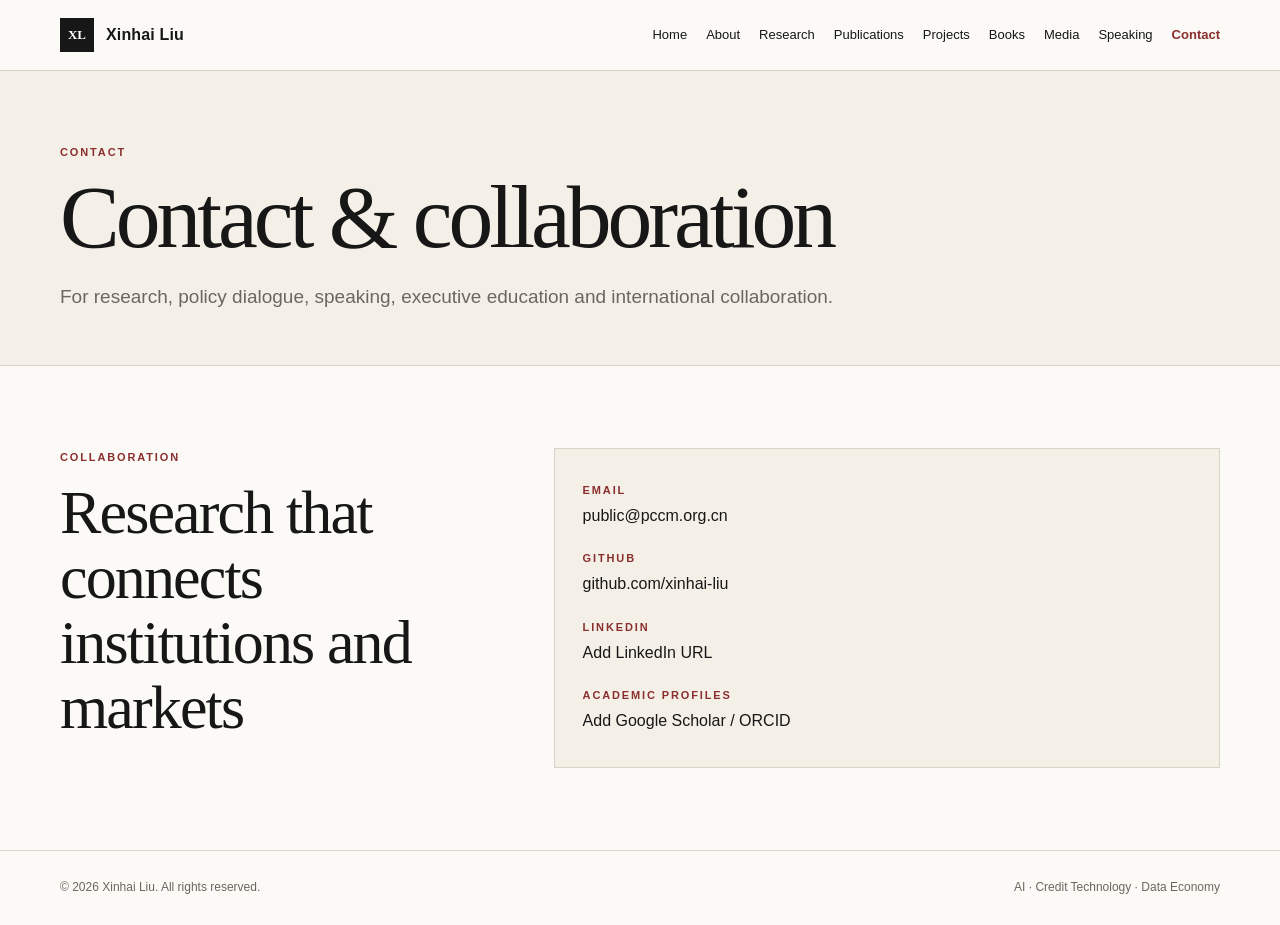
<file: contact.html>
<!DOCTYPE html><html lang="en"><head><meta charset="UTF-8"><meta name="viewport" content="width=device-width, initial-scale=1.0"><meta name="description" content="Contact Xinhai Liu for research and collaboration."><meta name="author" content="Xinhai Liu"><title>Contact | Xinhai Liu</title><link rel="stylesheet" href="styles.css"><script defer src="site.js"></script></head><body><div data-site-header></div><main><section class="page-hero"><div class="container"><p class="kicker">Contact</p><h1>Contact & collaboration</h1><p class="page-deck">For research, policy dialogue, speaking, executive education and international collaboration.</p></div></section><section class="section"><div class="container two-col"><div><p class="section-label">Collaboration</p><h2>Research that connects institutions and markets</h2></div><div class="contact-card"><!-- EDIT HERE: CONTACT START --><p class="meta-label">Email</p><p><a href="mailto:public@pccm.org.cn">public@pccm.org.cn</a></p><p class="meta-label" style="margin-top:20px">GitHub</p><p><a href="https://github.com/xinhai-liu">github.com/xinhai-liu</a></p><p class="meta-label" style="margin-top:20px">LinkedIn</p><p><a href="#">Add LinkedIn URL</a></p><p class="meta-label" style="margin-top:20px">Academic profiles</p><p><a href="#">Add Google Scholar / ORCID</a></p><!-- EDIT HERE: CONTACT END --></div></div></section></main><div data-site-footer></div></body></html>
</file>
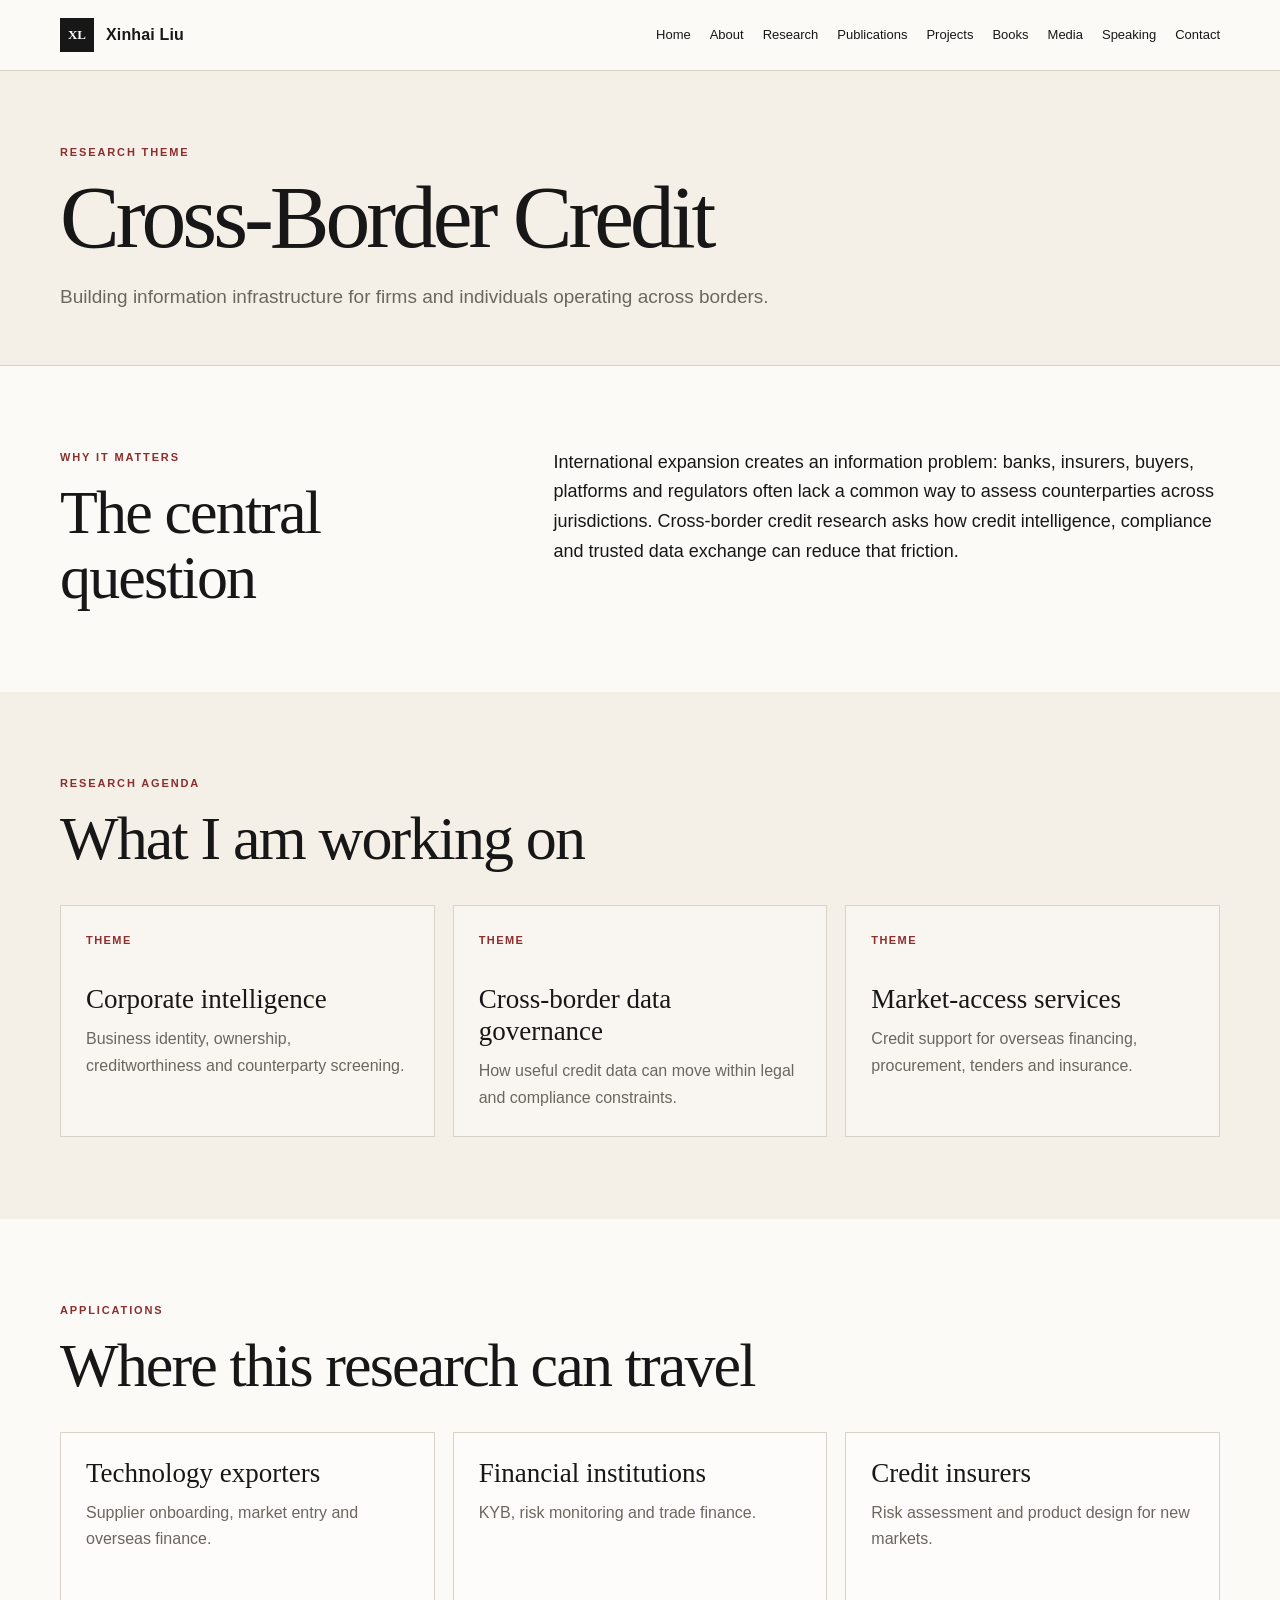
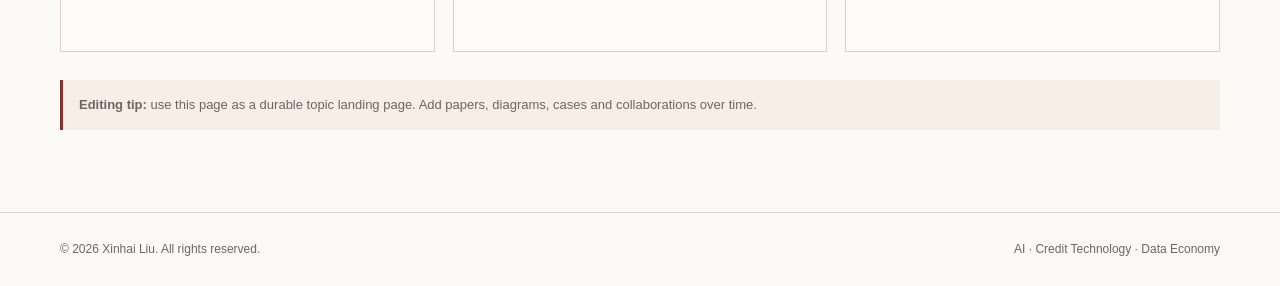
<file: cross-border-credit.html>
<!DOCTYPE html><html lang="en"><head><meta charset="UTF-8"><meta name="viewport" content="width=device-width, initial-scale=1.0"><meta name="description" content="Research on cross-border credit and data services."><meta name="author" content="Xinhai Liu"><title>Cross-Border Credit | Xinhai Liu</title><link rel="stylesheet" href="styles.css"><script defer src="site.js"></script></head><body><div data-site-header></div><main><section class="page-hero"><div class="container"><p class="kicker">Research theme</p><h1>Cross-Border Credit</h1><p class="page-deck">Building information infrastructure for firms and individuals operating across borders.</p></div></section><section class="section"><div class="container two-col"><div><p class="section-label">Why it matters</p><h2>The central question</h2></div><div class="prose"><!-- EDIT HERE: TOPIC INTRO START --><p>International expansion creates an information problem: banks, insurers, buyers, platforms and regulators often lack a common way to assess counterparties across jurisdictions. Cross-border credit research asks how credit intelligence, compliance and trusted data exchange can reduce that friction.</p><!-- EDIT HERE: TOPIC INTRO END --></div></div></section><section class="section section-tinted"><div class="container"><div class="section-head"><div><p class="section-label">Research agenda</p><h2>What I am working on</h2></div></div><!-- EDIT HERE: TOPIC AGENDA START --><div class="grid-3"><div class="card"><p class="card-meta">Theme</p><h3>Corporate intelligence</h3><p>Business identity, ownership, creditworthiness and counterparty screening.</p></div><div class="card"><p class="card-meta">Theme</p><h3>Cross-border data governance</h3><p>How useful credit data can move within legal and compliance constraints.</p></div><div class="card"><p class="card-meta">Theme</p><h3>Market-access services</h3><p>Credit support for overseas financing, procurement, tenders and insurance.</p></div></div><!-- EDIT HERE: TOPIC AGENDA END --></div></section><section class="section"><div class="container"><div class="section-head"><div><p class="section-label">Applications</p><h2>Where this research can travel</h2></div></div><div class="grid-3"><div class="card"><h3>Technology exporters</h3><p>Supplier onboarding, market entry and overseas finance.</p></div><div class="card"><h3>Financial institutions</h3><p>KYB, risk monitoring and trade finance.</p></div><div class="card"><h3>Credit insurers</h3><p>Risk assessment and product design for new markets.</p></div></div><div class="edit-note"><strong>Editing tip:</strong> use this page as a durable topic landing page. Add papers, diagrams, cases and collaborations over time.</div></div></section></main><div data-site-footer></div></body></html>
</file>
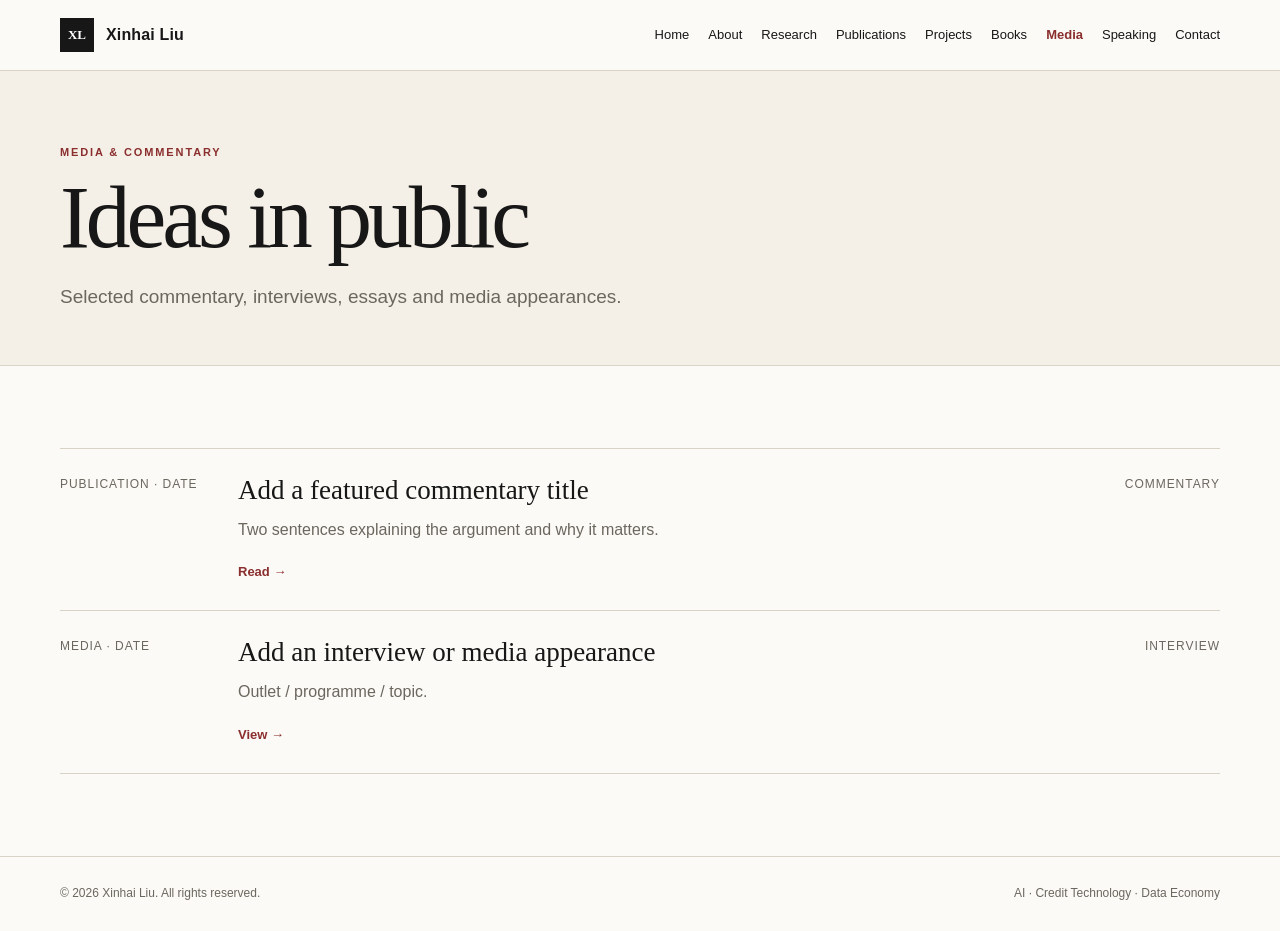
<file: media.html>
<!DOCTYPE html><html lang="en"><head><meta charset="UTF-8"><meta name="viewport" content="width=device-width, initial-scale=1.0"><meta name="description" content="Selected media, commentary and public writing by Xinhai Liu."><meta name="author" content="Xinhai Liu"><title>Media & Commentary | Xinhai Liu</title><link rel="stylesheet" href="styles.css"><script defer src="site.js"></script></head><body><div data-site-header></div><main><section class="page-hero"><div class="container"><p class="kicker">Media & commentary</p><h1>Ideas in public</h1><p class="page-deck">Selected commentary, interviews, essays and media appearances.</p></div></section><section class="section"><div class="container"><!-- EDIT HERE: MEDIA START --><div class="list"><article class="list-row"><div class="list-side">Publication · Date</div><div><h3>Add a featured commentary title</h3><p>Two sentences explaining the argument and why it matters.</p><a class="card-link" href="#">Read →</a></div><div class="list-tag">Commentary</div></article><article class="list-row"><div class="list-side">Media · Date</div><div><h3>Add an interview or media appearance</h3><p>Outlet / programme / topic.</p><a class="card-link" href="#">View →</a></div><div class="list-tag">Interview</div></article></div><!-- EDIT HERE: MEDIA END --></div></section></main><div data-site-footer></div></body></html>
</file>
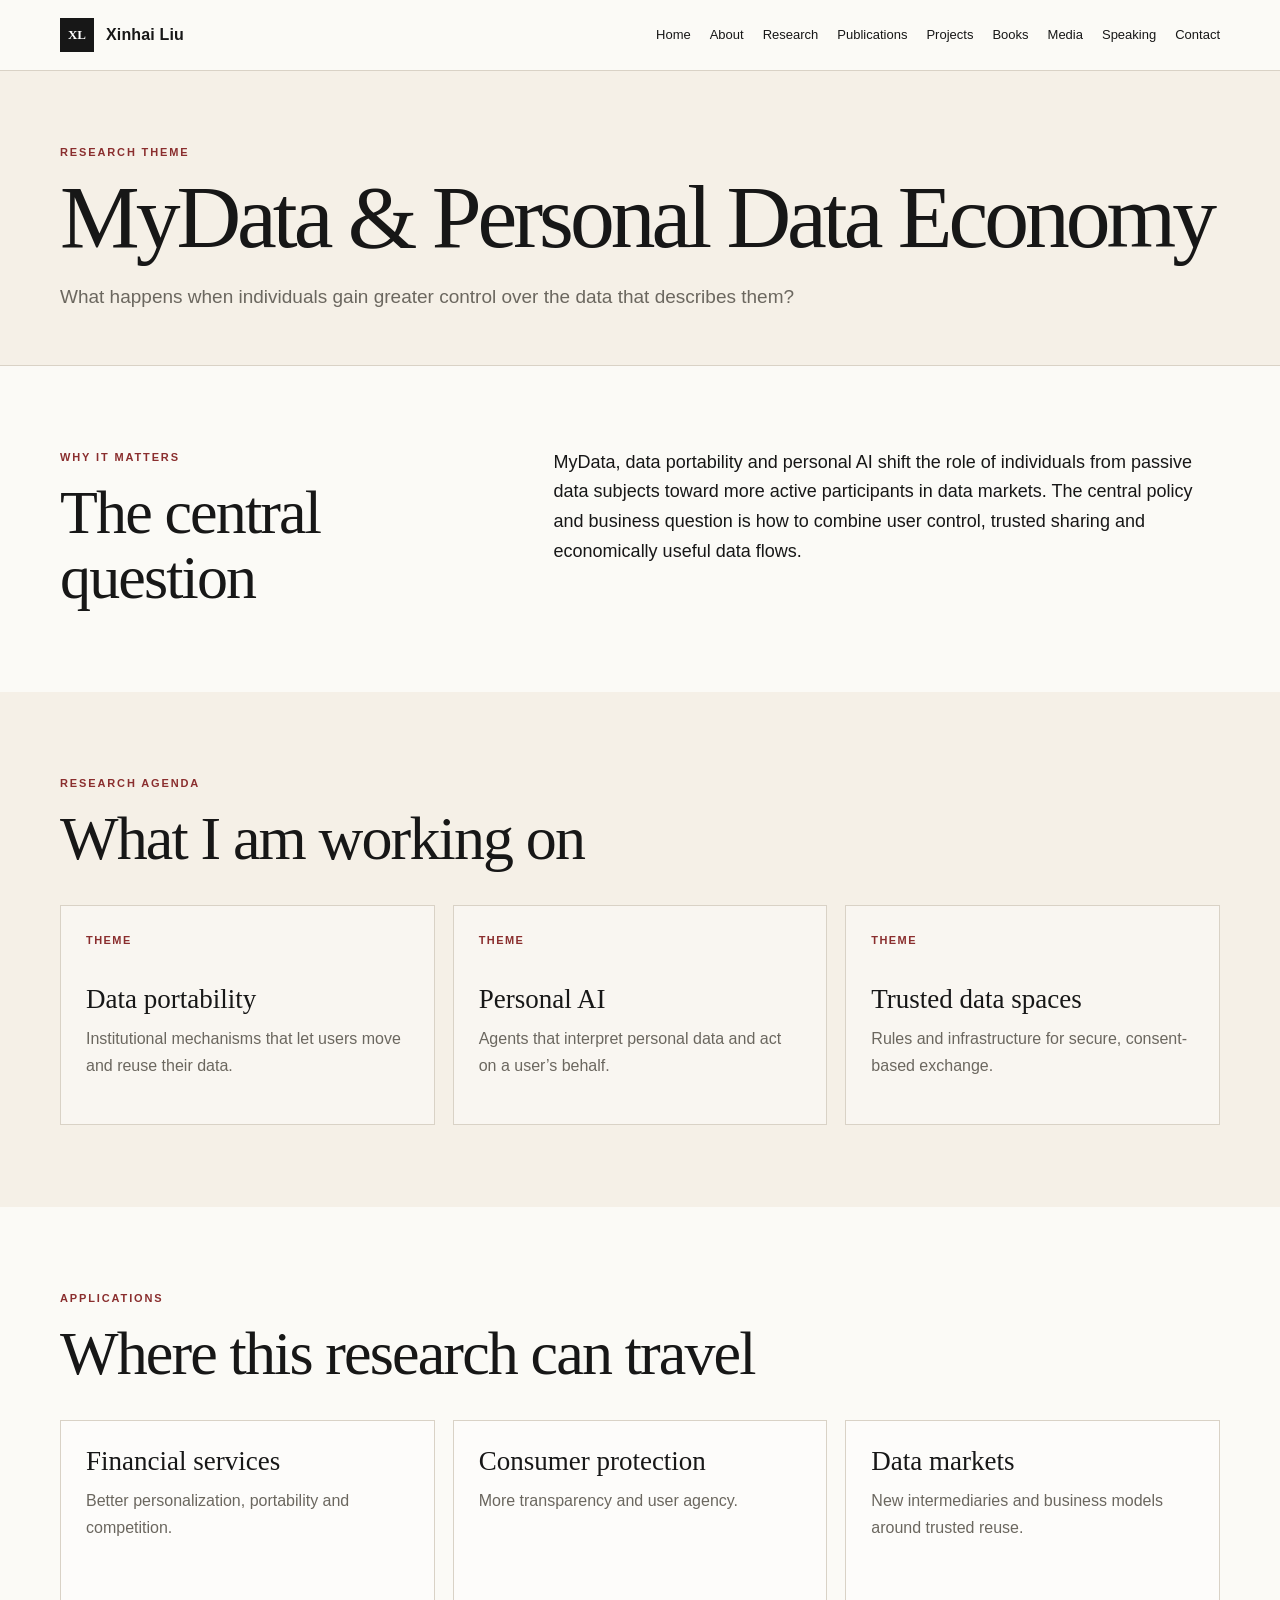
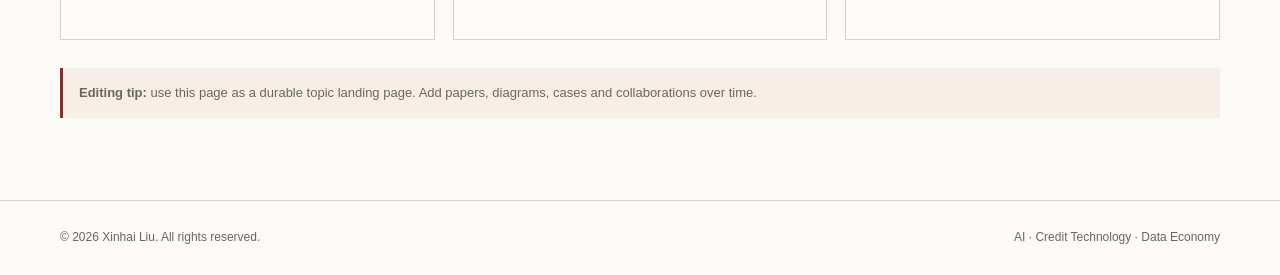
<file: mydata.html>
<!DOCTYPE html><html lang="en"><head><meta charset="UTF-8"><meta name="viewport" content="width=device-width, initial-scale=1.0"><meta name="description" content="Research on MyData and the personal data economy."><meta name="author" content="Xinhai Liu"><title>MyData & Personal Data Economy | Xinhai Liu</title><link rel="stylesheet" href="styles.css"><script defer src="site.js"></script></head><body><div data-site-header></div><main><section class="page-hero"><div class="container"><p class="kicker">Research theme</p><h1>MyData & Personal Data Economy</h1><p class="page-deck">What happens when individuals gain greater control over the data that describes them?</p></div></section><section class="section"><div class="container two-col"><div><p class="section-label">Why it matters</p><h2>The central question</h2></div><div class="prose"><!-- EDIT HERE: TOPIC INTRO START --><p>MyData, data portability and personal AI shift the role of individuals from passive data subjects toward more active participants in data markets. The central policy and business question is how to combine user control, trusted sharing and economically useful data flows.</p><!-- EDIT HERE: TOPIC INTRO END --></div></div></section><section class="section section-tinted"><div class="container"><div class="section-head"><div><p class="section-label">Research agenda</p><h2>What I am working on</h2></div></div><!-- EDIT HERE: TOPIC AGENDA START --><div class="grid-3"><div class="card"><p class="card-meta">Theme</p><h3>Data portability</h3><p>Institutional mechanisms that let users move and reuse their data.</p></div><div class="card"><p class="card-meta">Theme</p><h3>Personal AI</h3><p>Agents that interpret personal data and act on a user’s behalf.</p></div><div class="card"><p class="card-meta">Theme</p><h3>Trusted data spaces</h3><p>Rules and infrastructure for secure, consent-based exchange.</p></div></div><!-- EDIT HERE: TOPIC AGENDA END --></div></section><section class="section"><div class="container"><div class="section-head"><div><p class="section-label">Applications</p><h2>Where this research can travel</h2></div></div><div class="grid-3"><div class="card"><h3>Financial services</h3><p>Better personalization, portability and competition.</p></div><div class="card"><h3>Consumer protection</h3><p>More transparency and user agency.</p></div><div class="card"><h3>Data markets</h3><p>New intermediaries and business models around trusted reuse.</p></div></div><div class="edit-note"><strong>Editing tip:</strong> use this page as a durable topic landing page. Add papers, diagrams, cases and collaborations over time.</div></div></section></main><div data-site-footer></div></body></html>
</file>
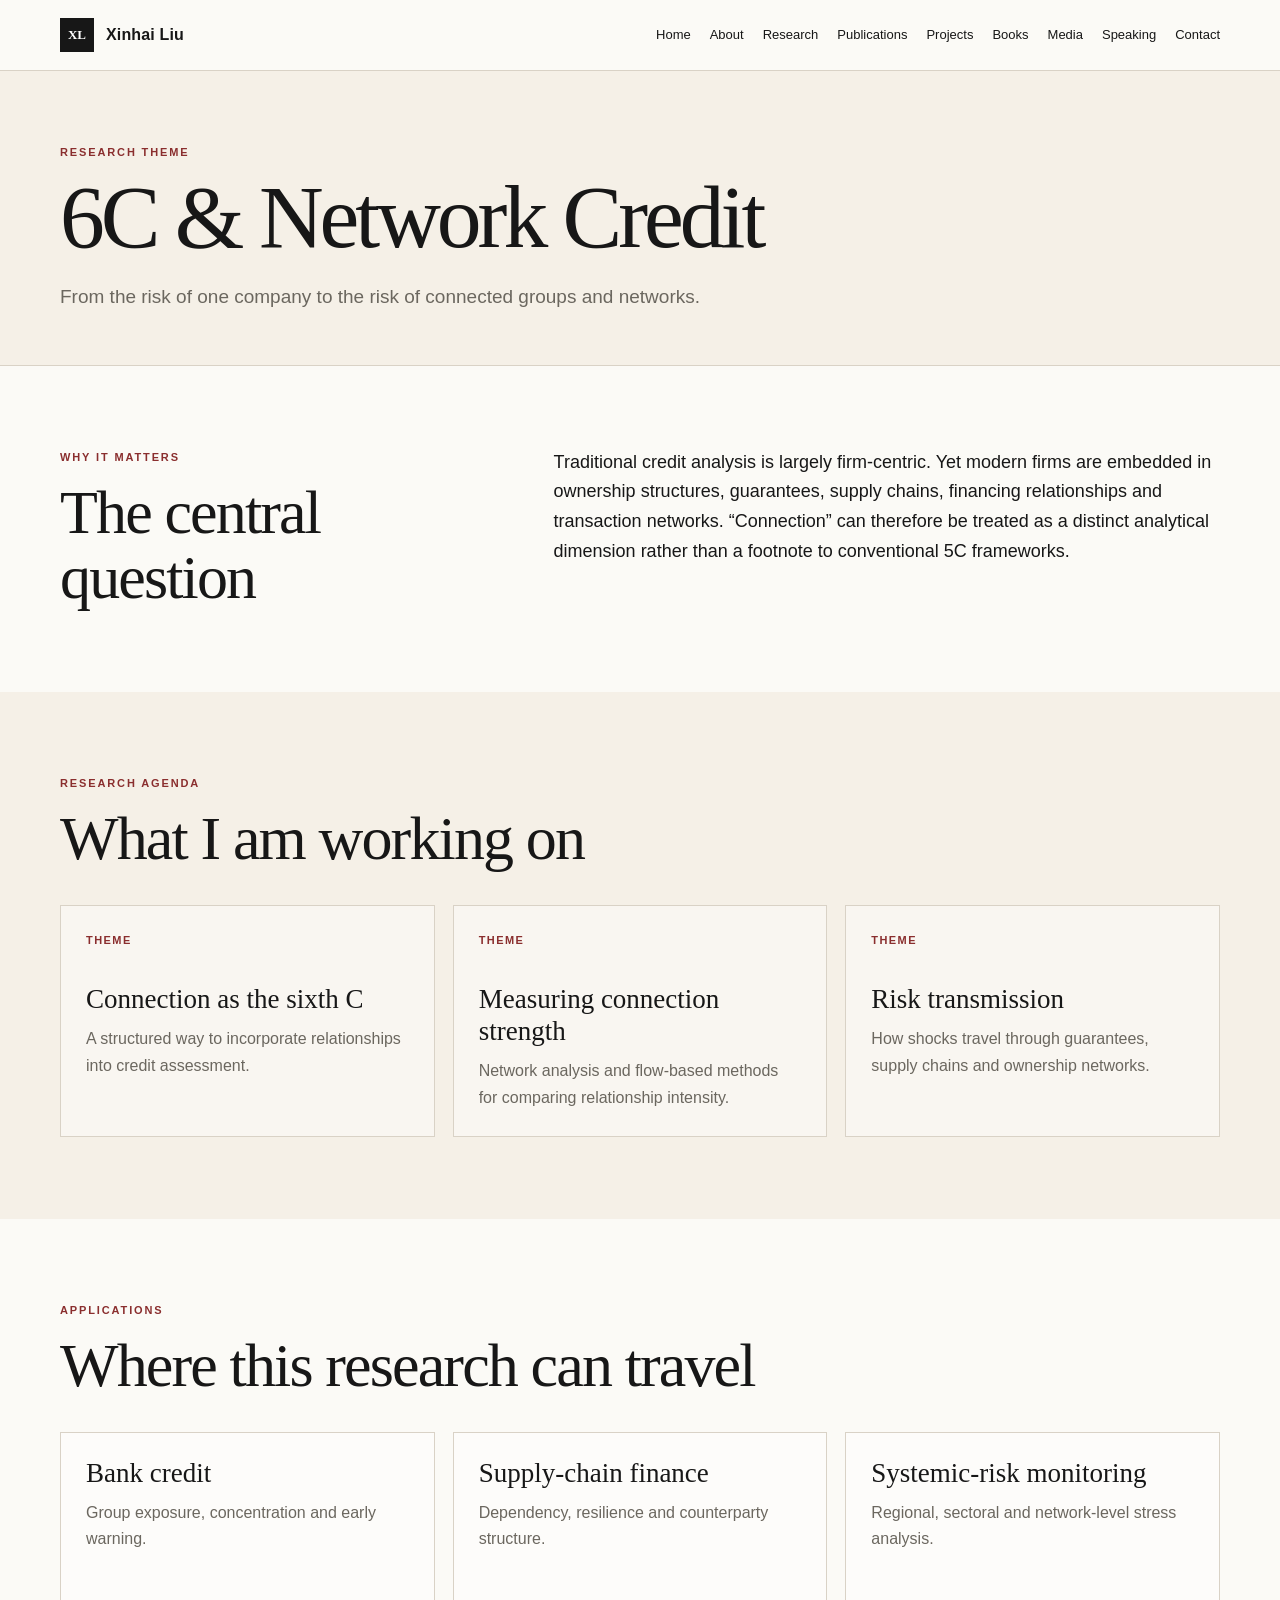
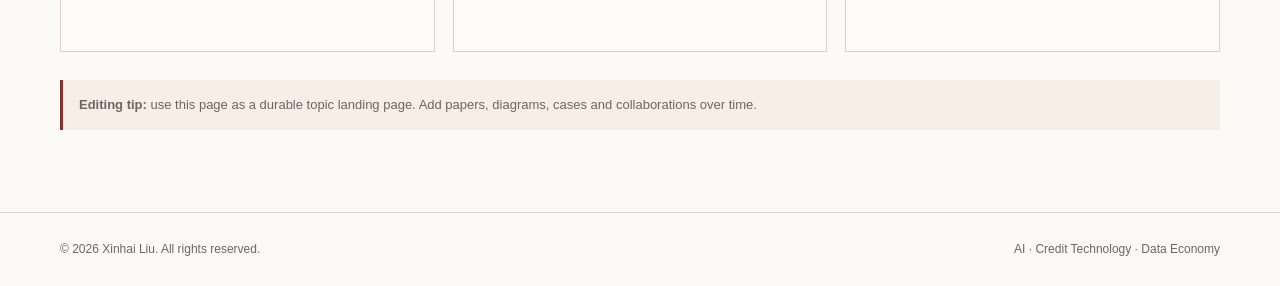
<file: network-credit.html>
<!DOCTYPE html><html lang="en"><head><meta charset="UTF-8"><meta name="viewport" content="width=device-width, initial-scale=1.0"><meta name="description" content="Research on connection-based credit and systemic risk."><meta name="author" content="Xinhai Liu"><title>6C & Network Credit | Xinhai Liu</title><link rel="stylesheet" href="styles.css"><script defer src="site.js"></script></head><body><div data-site-header></div><main><section class="page-hero"><div class="container"><p class="kicker">Research theme</p><h1>6C & Network Credit</h1><p class="page-deck">From the risk of one company to the risk of connected groups and networks.</p></div></section><section class="section"><div class="container two-col"><div><p class="section-label">Why it matters</p><h2>The central question</h2></div><div class="prose"><!-- EDIT HERE: TOPIC INTRO START --><p>Traditional credit analysis is largely firm-centric. Yet modern firms are embedded in ownership structures, guarantees, supply chains, financing relationships and transaction networks. “Connection” can therefore be treated as a distinct analytical dimension rather than a footnote to conventional 5C frameworks.</p><!-- EDIT HERE: TOPIC INTRO END --></div></div></section><section class="section section-tinted"><div class="container"><div class="section-head"><div><p class="section-label">Research agenda</p><h2>What I am working on</h2></div></div><!-- EDIT HERE: TOPIC AGENDA START --><div class="grid-3"><div class="card"><p class="card-meta">Theme</p><h3>Connection as the sixth C</h3><p>A structured way to incorporate relationships into credit assessment.</p></div><div class="card"><p class="card-meta">Theme</p><h3>Measuring connection strength</h3><p>Network analysis and flow-based methods for comparing relationship intensity.</p></div><div class="card"><p class="card-meta">Theme</p><h3>Risk transmission</h3><p>How shocks travel through guarantees, supply chains and ownership networks.</p></div></div><!-- EDIT HERE: TOPIC AGENDA END --></div></section><section class="section"><div class="container"><div class="section-head"><div><p class="section-label">Applications</p><h2>Where this research can travel</h2></div></div><div class="grid-3"><div class="card"><h3>Bank credit</h3><p>Group exposure, concentration and early warning.</p></div><div class="card"><h3>Supply-chain finance</h3><p>Dependency, resilience and counterparty structure.</p></div><div class="card"><h3>Systemic-risk monitoring</h3><p>Regional, sectoral and network-level stress analysis.</p></div></div><div class="edit-note"><strong>Editing tip:</strong> use this page as a durable topic landing page. Add papers, diagrams, cases and collaborations over time.</div></div></section></main><div data-site-footer></div></body></html>
</file>
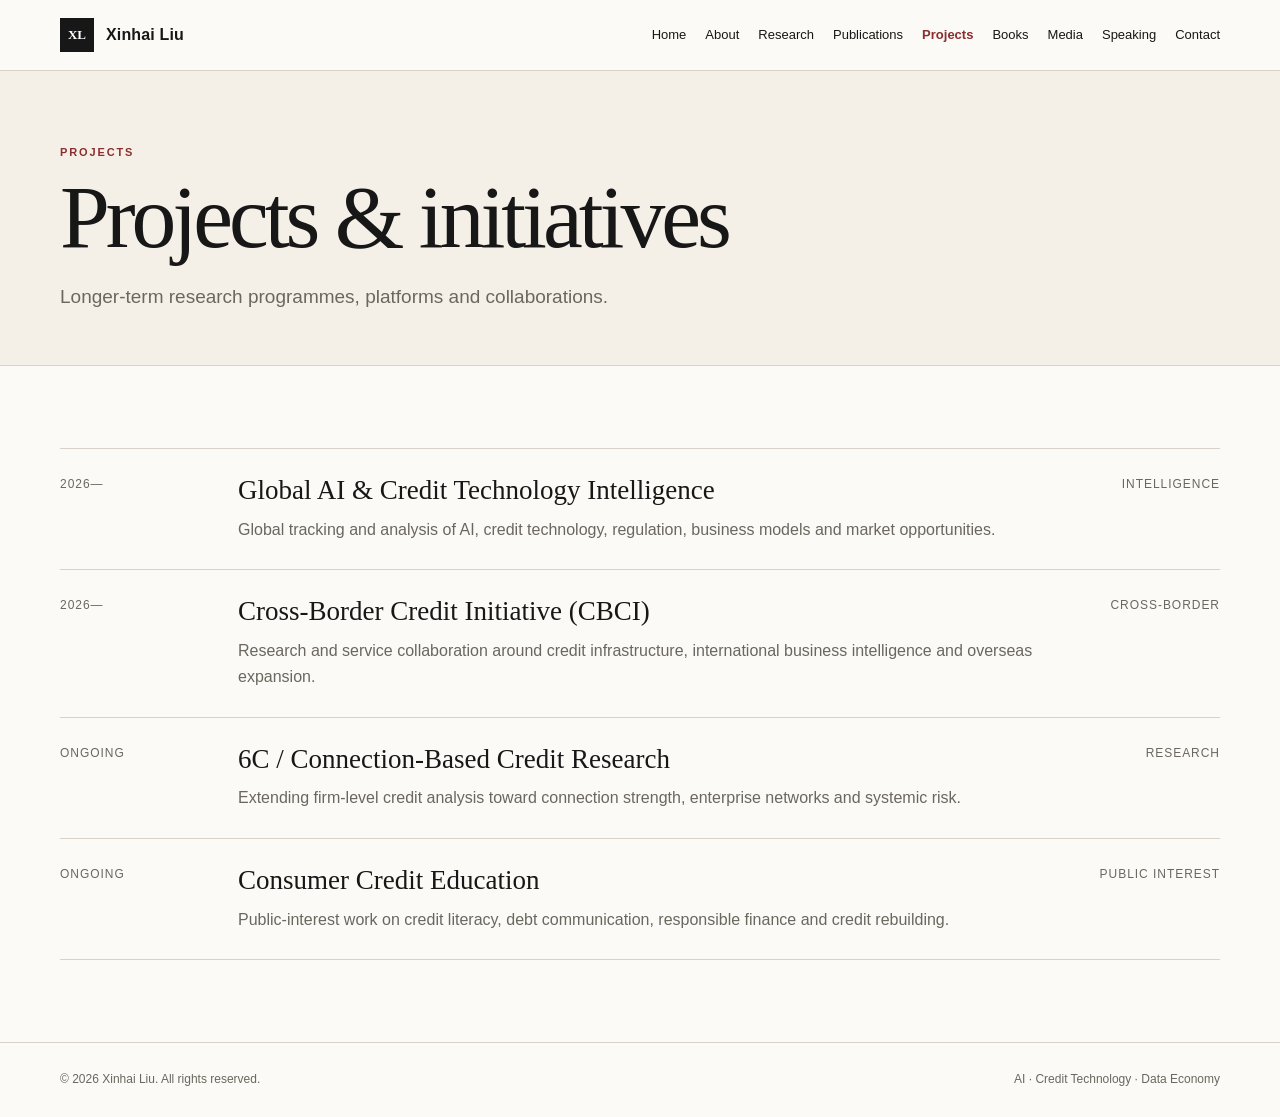
<file: projects.html>
<!DOCTYPE html><html lang="en"><head><meta charset="UTF-8"><meta name="viewport" content="width=device-width, initial-scale=1.0"><meta name="description" content="Research projects and initiatives by Xinhai Liu."><meta name="author" content="Xinhai Liu"><title>Projects | Xinhai Liu</title><link rel="stylesheet" href="styles.css"><script defer src="site.js"></script></head><body><div data-site-header></div><main><section class="page-hero"><div class="container"><p class="kicker">Projects</p><h1>Projects & initiatives</h1><p class="page-deck">Longer-term research programmes, platforms and collaborations.</p></div></section><section class="section"><div class="container"><!-- EDIT HERE: PROJECTS START --><div class="list"><article class="list-row"><div class="list-side">2026—</div><div><h3>Global AI & Credit Technology Intelligence</h3><p>Global tracking and analysis of AI, credit technology, regulation, business models and market opportunities.</p></div><div class="list-tag">Intelligence</div></article><article class="list-row"><div class="list-side">2026—</div><div><h3>Cross-Border Credit Initiative (CBCI)</h3><p>Research and service collaboration around credit infrastructure, international business intelligence and overseas expansion.</p></div><div class="list-tag">Cross-border</div></article><article class="list-row"><div class="list-side">Ongoing</div><div><h3>6C / Connection-Based Credit Research</h3><p>Extending firm-level credit analysis toward connection strength, enterprise networks and systemic risk.</p></div><div class="list-tag">Research</div></article><article class="list-row"><div class="list-side">Ongoing</div><div><h3>Consumer Credit Education</h3><p>Public-interest work on credit literacy, debt communication, responsible finance and credit rebuilding.</p></div><div class="list-tag">Public interest</div></article></div><!-- EDIT HERE: PROJECTS END --></div></section></main><div data-site-footer></div></body></html>
</file>
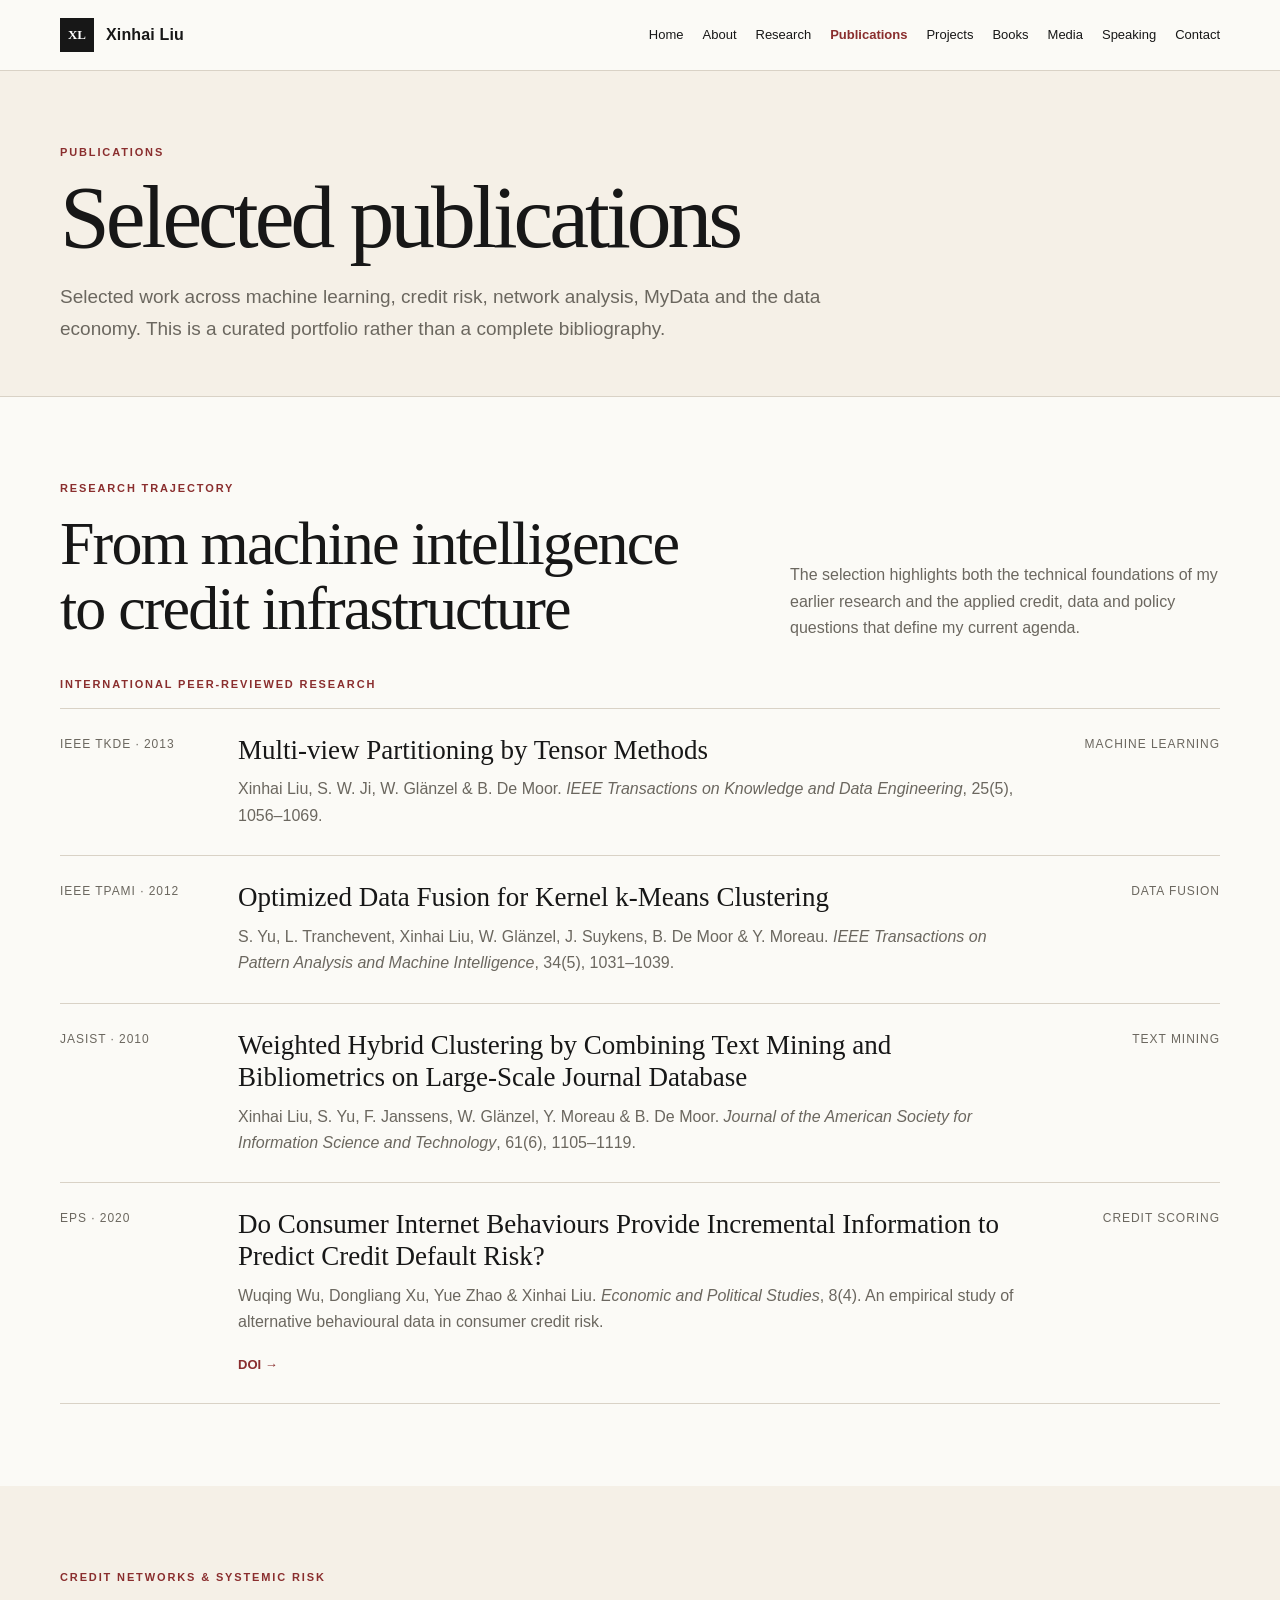
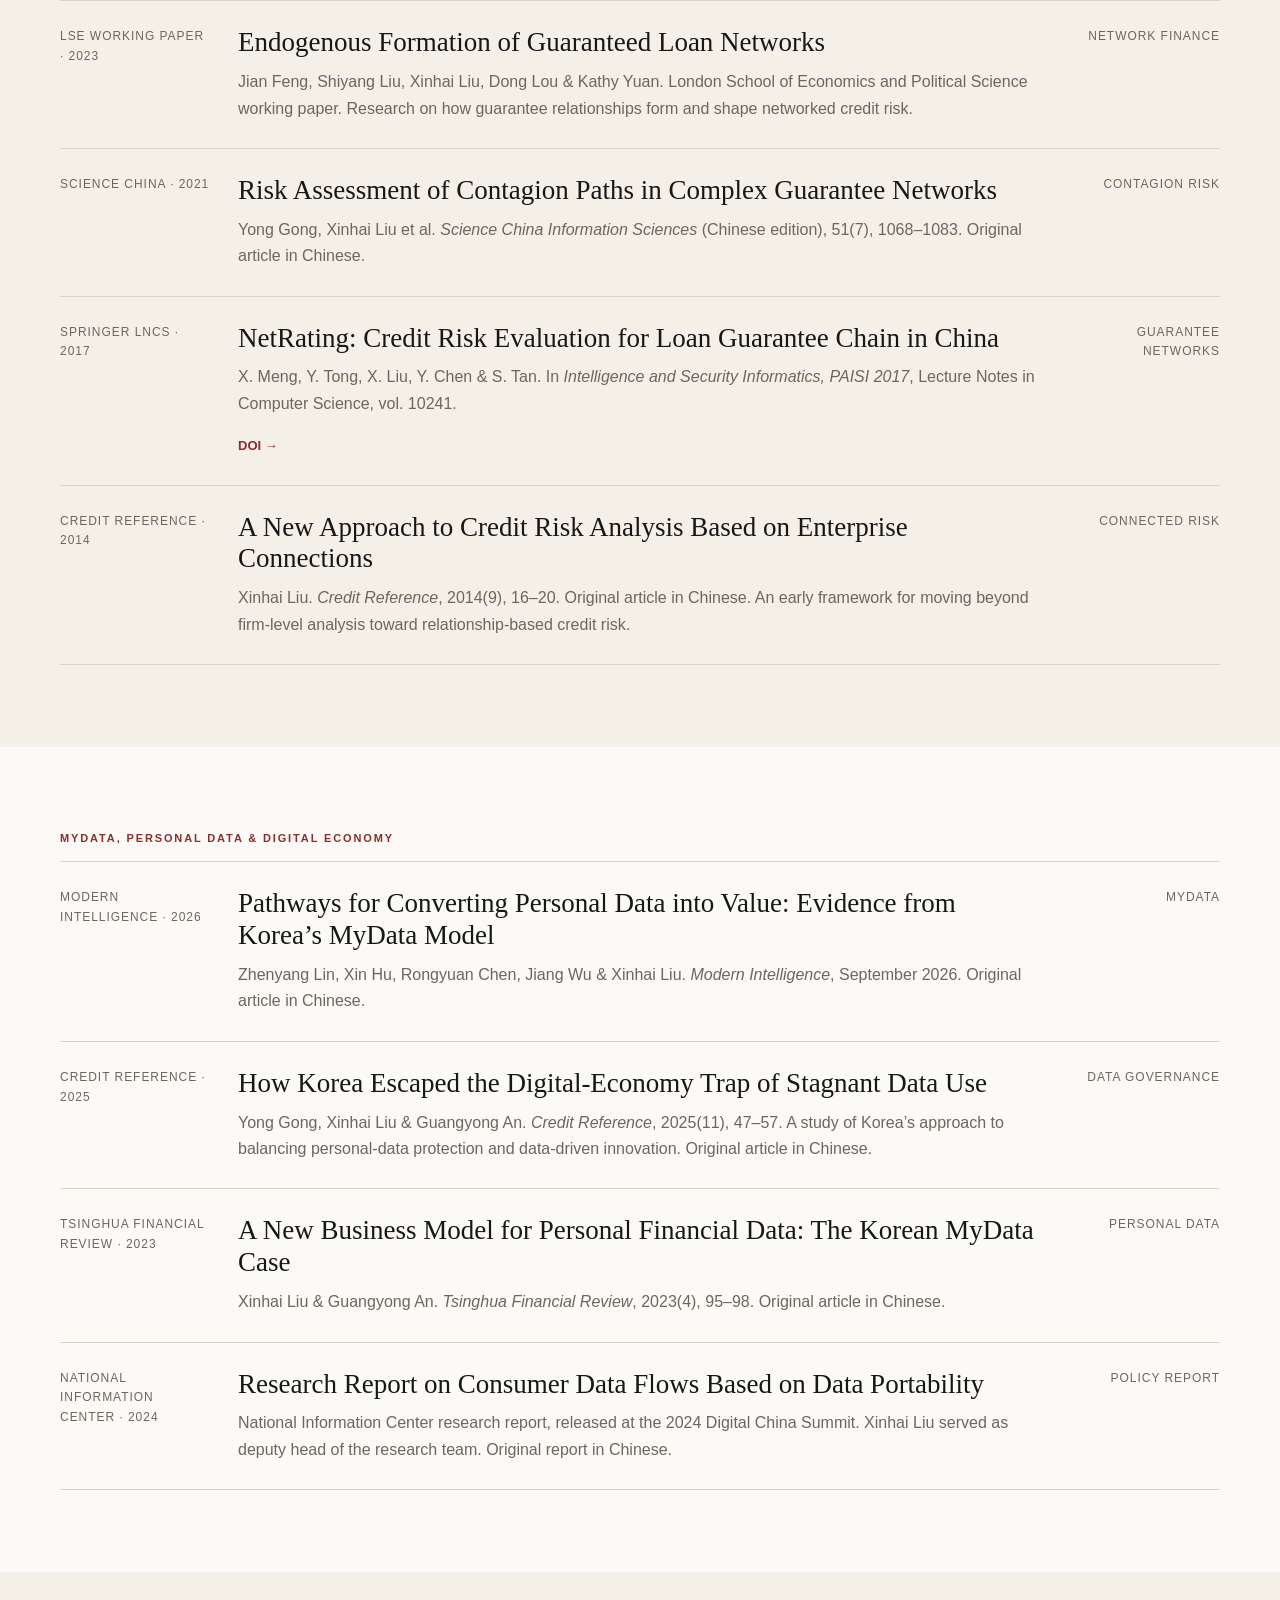
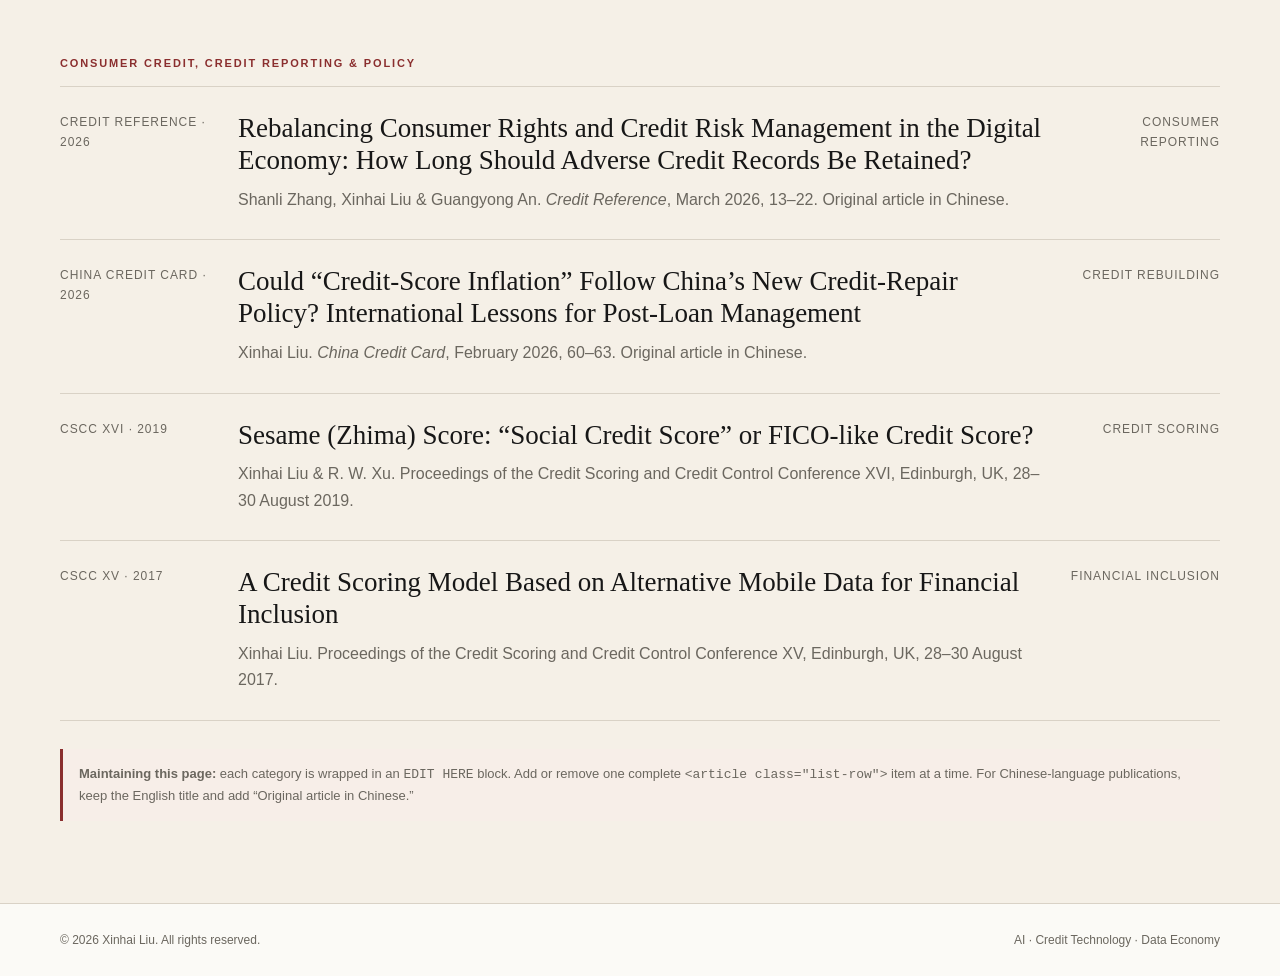
<file: publications.html>
<!DOCTYPE html>
<html lang="en">
<head>
  <meta charset="UTF-8">
  <meta name="viewport" content="width=device-width, initial-scale=1.0">
  <meta name="description" content="Selected academic publications, credit-risk research, data-economy studies and policy writing by Xinhai Liu.">
  <meta name="author" content="Xinhai Liu">
  <title>Publications | Xinhai Liu</title>
  <link rel="stylesheet" href="styles.css">
  <script defer src="site.js"></script>
</head>
<body>
  <div data-site-header></div>
  <main>
    <section class="page-hero">
      <div class="container">
        <p class="kicker">Publications</p>
        <h1>Selected publications</h1>
        <p class="page-deck">Selected work across machine learning, credit risk, network analysis, MyData and the data economy. This is a curated portfolio rather than a complete bibliography.</p>
      </div>
    </section>

    <section class="section">
      <div class="container">
        <div class="section-head">
          <div><p class="section-label">Research trajectory</p><h2>From machine intelligence to credit infrastructure</h2></div>
          <p class="section-note">The selection highlights both the technical foundations of my earlier research and the applied credit, data and policy questions that define my current agenda.</p>
        </div>

        <!-- EDIT HERE: INTERNATIONAL RESEARCH START -->
        <p class="section-label">International peer-reviewed research</p>
        <div class="list">
          <article class="list-row">
            <div class="list-side">IEEE TKDE · 2013</div>
            <div><h3>Multi-view Partitioning by Tensor Methods</h3><p>Xinhai Liu, S. W. Ji, W. Glänzel &amp; B. De Moor. <em>IEEE Transactions on Knowledge and Data Engineering</em>, 25(5), 1056–1069.</p></div>
            <div class="list-tag">Machine learning</div>
          </article>
          <article class="list-row">
            <div class="list-side">IEEE TPAMI · 2012</div>
            <div><h3>Optimized Data Fusion for Kernel k-Means Clustering</h3><p>S. Yu, L. Tranchevent, Xinhai Liu, W. Glänzel, J. Suykens, B. De Moor &amp; Y. Moreau. <em>IEEE Transactions on Pattern Analysis and Machine Intelligence</em>, 34(5), 1031–1039.</p></div>
            <div class="list-tag">Data fusion</div>
          </article>
          <article class="list-row">
            <div class="list-side">JASIST · 2010</div>
            <div><h3>Weighted Hybrid Clustering by Combining Text Mining and Bibliometrics on Large-Scale Journal Database</h3><p>Xinhai Liu, S. Yu, F. Janssens, W. Glänzel, Y. Moreau &amp; B. De Moor. <em>Journal of the American Society for Information Science and Technology</em>, 61(6), 1105–1119.</p></div>
            <div class="list-tag">Text mining</div>
          </article>
          <article class="list-row">
            <div class="list-side">EPS · 2020</div>
            <div><h3>Do Consumer Internet Behaviours Provide Incremental Information to Predict Credit Default Risk?</h3><p>Wuqing Wu, Dongliang Xu, Yue Zhao &amp; Xinhai Liu. <em>Economic and Political Studies</em>, 8(4). An empirical study of alternative behavioural data in consumer credit risk.</p><a class="card-link" href="https://doi.org/10.1080/20954816.2020.1759765" target="_blank" rel="noreferrer">DOI →</a></div>
            <div class="list-tag">Credit scoring</div>
          </article>
        </div>
        <!-- EDIT HERE: INTERNATIONAL RESEARCH END -->
      </div>
    </section>

    <section class="section section-tinted">
      <div class="container">
        <!-- EDIT HERE: NETWORK CREDIT START -->
        <p class="section-label">Credit networks &amp; systemic risk</p>
        <div class="list">
          <article class="list-row">
            <div class="list-side">LSE Working Paper · 2023</div>
            <div><h3>Endogenous Formation of Guaranteed Loan Networks</h3><p>Jian Feng, Shiyang Liu, Xinhai Liu, Dong Lou &amp; Kathy Yuan. London School of Economics and Political Science working paper. Research on how guarantee relationships form and shape networked credit risk.</p></div>
            <div class="list-tag">Network finance</div>
          </article>
          <article class="list-row">
            <div class="list-side">Science China · 2021</div>
            <div><h3>Risk Assessment of Contagion Paths in Complex Guarantee Networks</h3><p>Yong Gong, Xinhai Liu et al. <em>Science China Information Sciences</em> (Chinese edition), 51(7), 1068–1083. Original article in Chinese.</p></div>
            <div class="list-tag">Contagion risk</div>
          </article>
          <article class="list-row">
            <div class="list-side">Springer LNCS · 2017</div>
            <div><h3>NetRating: Credit Risk Evaluation for Loan Guarantee Chain in China</h3><p>X. Meng, Y. Tong, X. Liu, Y. Chen &amp; S. Tan. In <em>Intelligence and Security Informatics, PAISI 2017</em>, Lecture Notes in Computer Science, vol. 10241.</p><a class="card-link" href="https://doi.org/10.1007/978-3-319-57463-9_7" target="_blank" rel="noreferrer">DOI →</a></div>
            <div class="list-tag">Guarantee networks</div>
          </article>
          <article class="list-row">
            <div class="list-side">Credit Reference · 2014</div>
            <div><h3>A New Approach to Credit Risk Analysis Based on Enterprise Connections</h3><p>Xinhai Liu. <em>Credit Reference</em>, 2014(9), 16–20. Original article in Chinese. An early framework for moving beyond firm-level analysis toward relationship-based credit risk.</p></div>
            <div class="list-tag">Connected risk</div>
          </article>
        </div>
        <!-- EDIT HERE: NETWORK CREDIT END -->
      </div>
    </section>

    <section class="section">
      <div class="container">
        <!-- EDIT HERE: DATA ECONOMY START -->
        <p class="section-label">MyData, personal data &amp; digital economy</p>
        <div class="list">
          <article class="list-row">
            <div class="list-side">Modern Intelligence · 2026</div>
            <div><h3>Pathways for Converting Personal Data into Value: Evidence from Korea’s MyData Model</h3><p>Zhenyang Lin, Xin Hu, Rongyuan Chen, Jiang Wu &amp; Xinhai Liu. <em>Modern Intelligence</em>, September 2026. Original article in Chinese.</p></div>
            <div class="list-tag">MyData</div>
          </article>
          <article class="list-row">
            <div class="list-side">Credit Reference · 2025</div>
            <div><h3>How Korea Escaped the Digital-Economy Trap of Stagnant Data Use</h3><p>Yong Gong, Xinhai Liu &amp; Guangyong An. <em>Credit Reference</em>, 2025(11), 47–57. A study of Korea’s approach to balancing personal-data protection and data-driven innovation. Original article in Chinese.</p></div>
            <div class="list-tag">Data governance</div>
          </article>
          <article class="list-row">
            <div class="list-side">Tsinghua Financial Review · 2023</div>
            <div><h3>A New Business Model for Personal Financial Data: The Korean MyData Case</h3><p>Xinhai Liu &amp; Guangyong An. <em>Tsinghua Financial Review</em>, 2023(4), 95–98. Original article in Chinese.</p></div>
            <div class="list-tag">Personal data</div>
          </article>
          <article class="list-row">
            <div class="list-side">National Information Center · 2024</div>
            <div><h3>Research Report on Consumer Data Flows Based on Data Portability</h3><p>National Information Center research report, released at the 2024 Digital China Summit. Xinhai Liu served as deputy head of the research team. Original report in Chinese.</p></div>
            <div class="list-tag">Policy report</div>
          </article>
        </div>
        <!-- EDIT HERE: DATA ECONOMY END -->
      </div>
    </section>

    <section class="section section-tinted">
      <div class="container">
        <!-- EDIT HERE: CONSUMER CREDIT START -->
        <p class="section-label">Consumer credit, credit reporting &amp; policy</p>
        <div class="list">
          <article class="list-row">
            <div class="list-side">Credit Reference · 2026</div>
            <div><h3>Rebalancing Consumer Rights and Credit Risk Management in the Digital Economy: How Long Should Adverse Credit Records Be Retained?</h3><p>Shanli Zhang, Xinhai Liu &amp; Guangyong An. <em>Credit Reference</em>, March 2026, 13–22. Original article in Chinese.</p></div>
            <div class="list-tag">Consumer reporting</div>
          </article>
          <article class="list-row">
            <div class="list-side">China Credit Card · 2026</div>
            <div><h3>Could “Credit-Score Inflation” Follow China’s New Credit-Repair Policy? International Lessons for Post-Loan Management</h3><p>Xinhai Liu. <em>China Credit Card</em>, February 2026, 60–63. Original article in Chinese.</p></div>
            <div class="list-tag">Credit rebuilding</div>
          </article>
          <article class="list-row">
            <div class="list-side">CSCC XVI · 2019</div>
            <div><h3>Sesame (Zhima) Score: “Social Credit Score” or FICO-like Credit Score?</h3><p>Xinhai Liu &amp; R. W. Xu. Proceedings of the Credit Scoring and Credit Control Conference XVI, Edinburgh, UK, 28–30 August 2019.</p></div>
            <div class="list-tag">Credit scoring</div>
          </article>
          <article class="list-row">
            <div class="list-side">CSCC XV · 2017</div>
            <div><h3>A Credit Scoring Model Based on Alternative Mobile Data for Financial Inclusion</h3><p>Xinhai Liu. Proceedings of the Credit Scoring and Credit Control Conference XV, Edinburgh, UK, 28–30 August 2017.</p></div>
            <div class="list-tag">Financial inclusion</div>
          </article>
        </div>
        <!-- EDIT HERE: CONSUMER CREDIT END -->

        <div class="edit-note"><strong>Maintaining this page:</strong> each category is wrapped in an <code>EDIT HERE</code> block. Add or remove one complete <code>&lt;article class="list-row"&gt;</code> item at a time. For Chinese-language publications, keep the English title and add “Original article in Chinese.”</div>
      </div>
    </section>
  </main>
  <div data-site-footer></div>
</body>
</html>
</file>
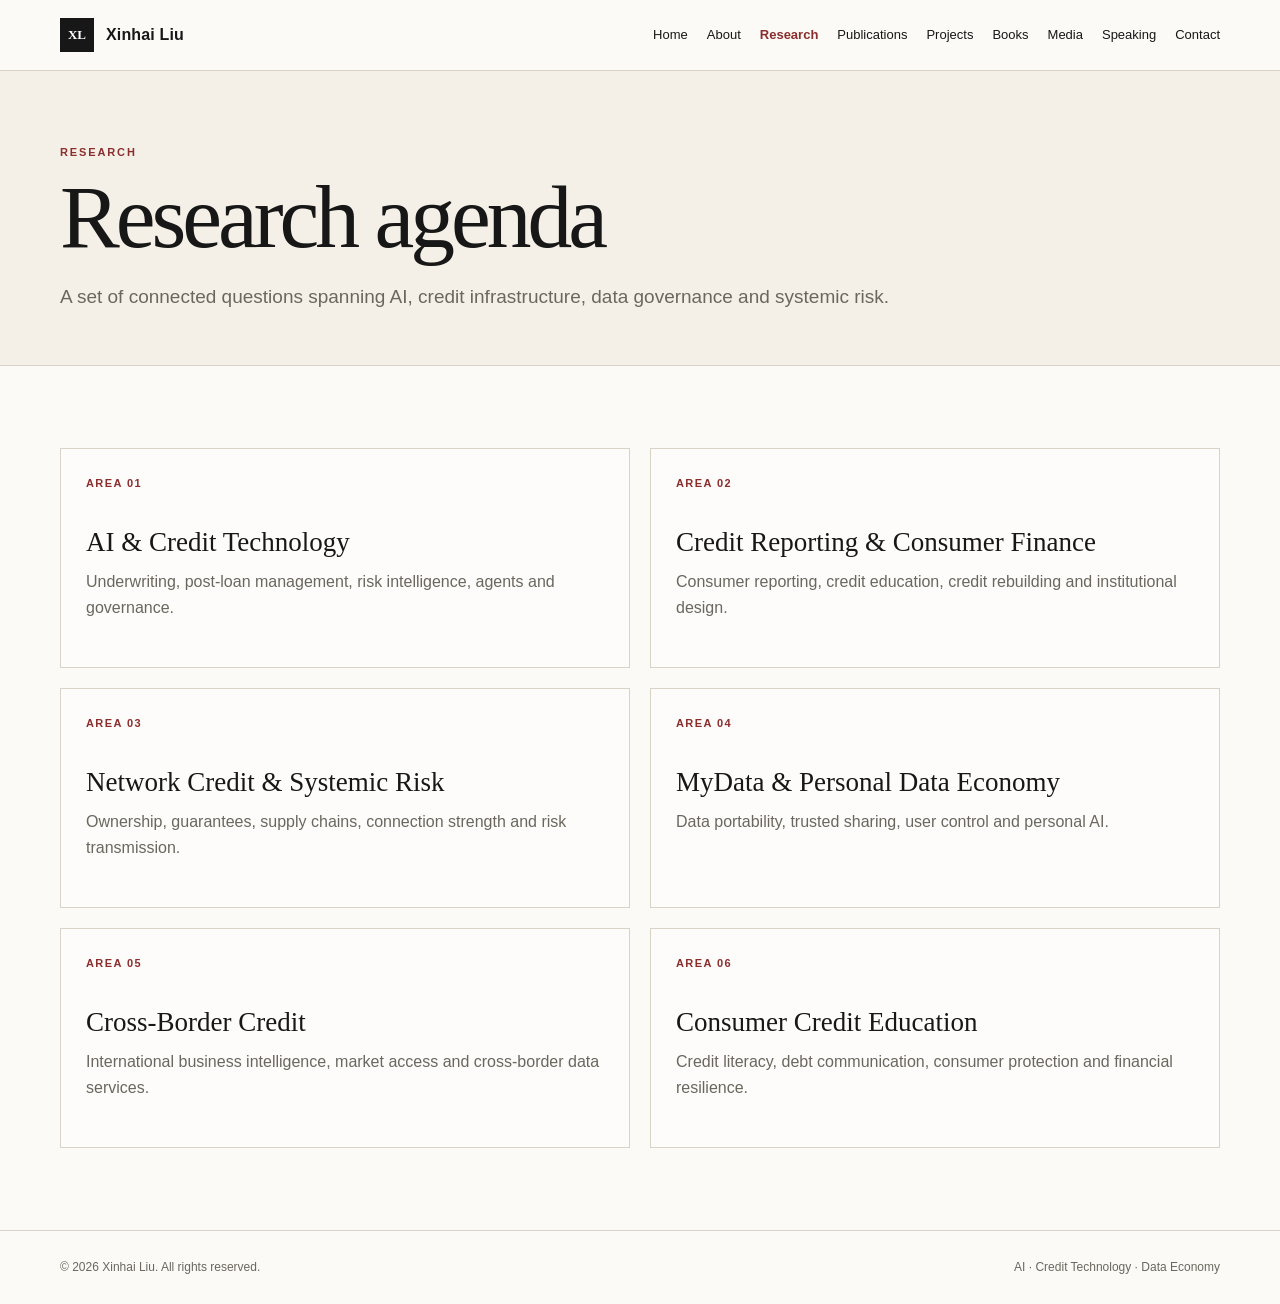
<file: research.html>
<!DOCTYPE html><html lang="en"><head><meta charset="UTF-8"><meta name="viewport" content="width=device-width, initial-scale=1.0"><meta name="description" content="Research agenda of Xinhai Liu."><meta name="author" content="Xinhai Liu"><title>Research | Xinhai Liu</title><link rel="stylesheet" href="styles.css"><script defer src="site.js"></script></head><body><div data-site-header></div><main><section class="page-hero"><div class="container"><p class="kicker">Research</p><h1>Research agenda</h1><p class="page-deck">A set of connected questions spanning AI, credit infrastructure, data governance and systemic risk.</p></div></section><section class="section"><div class="container"><!-- EDIT HERE: RESEARCH AREAS START --><div class="grid-2"><div class="card"><p class="card-meta">Area 01</p><h3>AI & Credit Technology</h3><p>Underwriting, post-loan management, risk intelligence, agents and governance.</p></div><div class="card"><p class="card-meta">Area 02</p><h3>Credit Reporting & Consumer Finance</h3><p>Consumer reporting, credit education, credit rebuilding and institutional design.</p></div><div class="card"><p class="card-meta">Area 03</p><h3>Network Credit & Systemic Risk</h3><p>Ownership, guarantees, supply chains, connection strength and risk transmission.</p></div><div class="card"><p class="card-meta">Area 04</p><h3>MyData & Personal Data Economy</h3><p>Data portability, trusted sharing, user control and personal AI.</p></div><div class="card"><p class="card-meta">Area 05</p><h3>Cross-Border Credit</h3><p>International business intelligence, market access and cross-border data services.</p></div><div class="card"><p class="card-meta">Area 06</p><h3>Consumer Credit Education</h3><p>Credit literacy, debt communication, consumer protection and financial resilience.</p></div></div><!-- EDIT HERE: RESEARCH AREAS END --></div></section></main><div data-site-footer></div></body></html>
</file>
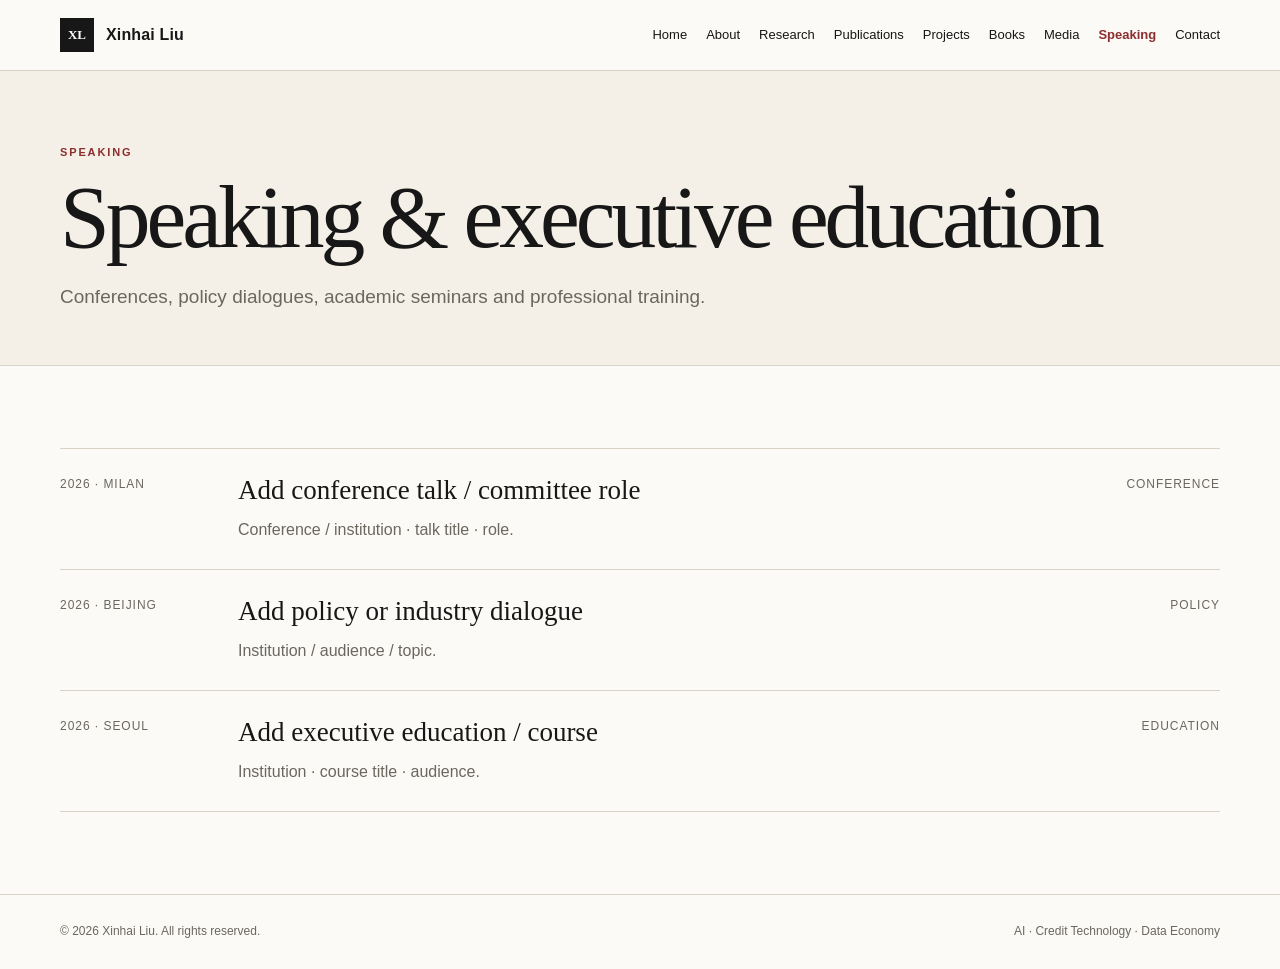
<file: speaking.html>
<!DOCTYPE html><html lang="en"><head><meta charset="UTF-8"><meta name="viewport" content="width=device-width, initial-scale=1.0"><meta name="description" content="Speaking, conferences and executive education by Xinhai Liu."><meta name="author" content="Xinhai Liu"><title>Speaking | Xinhai Liu</title><link rel="stylesheet" href="styles.css"><script defer src="site.js"></script></head><body><div data-site-header></div><main><section class="page-hero"><div class="container"><p class="kicker">Speaking</p><h1>Speaking & executive education</h1><p class="page-deck">Conferences, policy dialogues, academic seminars and professional training.</p></div></section><section class="section"><div class="container"><!-- EDIT HERE: SPEAKING START --><div class="list"><article class="list-row"><div class="list-side">2026 · Milan</div><div><h3>Add conference talk / committee role</h3><p>Conference / institution · talk title · role.</p></div><div class="list-tag">Conference</div></article><article class="list-row"><div class="list-side">2026 · Beijing</div><div><h3>Add policy or industry dialogue</h3><p>Institution / audience / topic.</p></div><div class="list-tag">Policy</div></article><article class="list-row"><div class="list-side">2026 · Seoul</div><div><h3>Add executive education / course</h3><p>Institution · course title · audience.</p></div><div class="list-tag">Education</div></article></div><!-- EDIT HERE: SPEAKING END --></div></section></main><div data-site-footer></div></body></html>
</file>
<file: styles.css>
:root{--paper:#f5f0e7;--paper2:#fbfaf6;--ink:#171717;--muted:#6b675f;--line:#d9d2c6;--accent:#8a2e2e;--deep:#1c2329;--white:#fff;--max:1160px}*{box-sizing:border-box}html{scroll-behavior:smooth}body{margin:0;background:var(--paper2);color:var(--ink);font-family:Arial,Helvetica,sans-serif;line-height:1.65;-webkit-font-smoothing:antialiased}a{color:inherit;text-decoration:none}a:hover{color:var(--accent)}.container{width:min(var(--max),calc(100% - 40px));margin:0 auto}.site-header{position:sticky;top:0;z-index:50;background:rgba(251,250,246,.96);backdrop-filter:blur(10px);border-bottom:1px solid var(--line)}.nav-wrap{min-height:70px;display:flex;align-items:center;justify-content:space-between;gap:26px}.brand{display:flex;align-items:center;gap:12px;font-weight:700}.brand-mark{width:34px;height:34px;display:grid;place-items:center;background:var(--ink);color:var(--white);font-family:Georgia,serif;font-size:13px}.brand-name{letter-spacing:.01em}.main-nav{display:flex;align-items:center;gap:19px;font-size:13px}.main-nav a.active{color:var(--accent);font-weight:700}.menu-toggle{display:none;border:0;background:transparent;font:inherit;cursor:pointer}.hero{padding:86px 0 68px;background:var(--paper)}.hero-grid{display:grid;grid-template-columns:1.55fr .7fr;gap:70px;align-items:start}.kicker,.section-label,.eyebrow,.meta-label{margin:0 0 14px;color:var(--accent);font-size:11px;font-weight:700;letter-spacing:.17em;text-transform:uppercase}h1,h2,h3,blockquote{font-family:Georgia,'Times New Roman',serif;font-weight:400}h1{margin:0;font-size:clamp(58px,8vw,108px);line-height:.94;letter-spacing:-.045em}.hero-title{max-width:800px;margin:28px 0 0;font-family:Georgia,serif;font-size:clamp(23px,3vw,36px);line-height:1.23}.hero-intro{max-width:780px;margin:24px 0 0;color:var(--muted);font-size:18px}.hero-actions{display:flex;flex-wrap:wrap;gap:10px;margin-top:30px}.btn{display:inline-flex;align-items:center;min-height:44px;padding:0 18px;border:1px solid var(--ink);font-size:13px;font-weight:700}.btn-primary{background:var(--ink);color:var(--white)}.btn-primary:hover{background:var(--accent);border-color:var(--accent);color:var(--white)}.profile-card{border-top:4px solid var(--accent);padding-top:22px}.profile-card p{margin:6px 0;color:var(--muted)}.profile-card .name{font-family:Georgia,serif;font-size:24px;color:var(--ink)}.profile-list{padding-left:18px}.profile-list li+li{margin-top:7px}.page-hero{padding:72px 0 52px;background:var(--paper);border-bottom:1px solid var(--line)}.page-hero h1{font-size:clamp(50px,7vw,92px)}.page-deck{max-width:830px;margin:22px 0 0;color:var(--muted);font-size:19px}.section{padding:82px 0}.section-tinted{background:var(--paper)}.section-dark{background:var(--deep);color:var(--white)}h2{margin:0;font-size:clamp(36px,5vw,62px);line-height:1.05;letter-spacing:-.03em}h3{margin:0 0 10px;font-size:27px;line-height:1.18}.section-head{display:flex;justify-content:space-between;gap:60px;align-items:end;margin-bottom:34px}.section-note{max-width:430px;margin:0;color:var(--muted)}.two-col{display:grid;grid-template-columns:.85fr 1.35fr;gap:74px}.prose{font-size:18px;max-width:780px}.prose p{margin-top:0}.prose p+p{margin-top:20px}.grid-2{display:grid;grid-template-columns:repeat(2,1fr);gap:20px}.grid-3{display:grid;grid-template-columns:repeat(3,1fr);gap:18px}.card{border:1px solid var(--line);background:rgba(255,255,255,.4);padding:25px;min-height:220px}.card p{margin:0;color:var(--muted)}.card .card-meta{margin-bottom:35px;color:var(--accent);font-size:11px;font-weight:700;letter-spacing:.13em;text-transform:uppercase}.card-link{display:inline-block;margin-top:18px;color:var(--accent);font-weight:700;font-size:13px}.topic-grid{display:grid;grid-template-columns:repeat(2,1fr);border-top:1px solid var(--line);border-left:1px solid var(--line)}.topic-card{padding:30px;border-right:1px solid var(--line);border-bottom:1px solid var(--line);min-height:265px}.topic-card .n{color:var(--accent);font-family:Georgia,serif;margin-bottom:42px}.topic-card p{color:var(--muted)}.list{border-top:1px solid var(--line)}.list-row{display:grid;grid-template-columns:150px 1fr 150px;gap:28px;padding:26px 0;border-bottom:1px solid var(--line)}.list-side,.list-tag{font-size:12px;color:var(--muted);text-transform:uppercase;letter-spacing:.08em}.list-tag{text-align:right}.list-row p{margin:0;color:var(--muted)}.placeholder{border:1px dashed #b9b0a3;background:#fffdf8;padding:22px;color:var(--muted)}.placeholder strong{color:var(--accent)}.quote-band{padding:66px 0;background:var(--accent);color:var(--white)}blockquote{margin:0;max-width:1050px;font-size:clamp(31px,5vw,56px);line-height:1.08;letter-spacing:-.025em}.contact-card{border:1px solid var(--line);background:var(--paper);padding:28px}.contact-card p{margin:4px 0}.site-footer{padding:27px 0;border-top:1px solid var(--line)}.footer-wrap{display:flex;justify-content:space-between;gap:20px;color:var(--muted);font-size:12px}.footer-wrap p{margin:0}.edit-note{margin:28px 0 0;padding:14px 16px;border-left:3px solid var(--accent);background:#f7eee8;color:var(--muted);font-size:13px}@media(max-width:900px){.main-nav{position:absolute;top:70px;left:20px;right:20px;display:none;flex-direction:column;align-items:flex-start;background:var(--paper2);border:1px solid var(--line);padding:8px}.main-nav.open{display:flex}.main-nav a{width:100%;padding:10px}.menu-toggle{display:block}.hero-grid,.two-col{grid-template-columns:1fr;gap:42px}.grid-3{grid-template-columns:repeat(2,1fr)}.list-row{grid-template-columns:105px 1fr}.list-tag{display:none}.section-head{flex-direction:column;align-items:flex-start;gap:18px}}@media(max-width:620px){.container{width:min(var(--max),calc(100% - 28px))}.grid-2,.grid-3,.topic-grid{grid-template-columns:1fr}.list-row{grid-template-columns:1fr;gap:7px}.footer-wrap{flex-direction:column}}


/* --- Books page --- */
.book-feature-grid{display:grid;grid-template-columns:1fr;gap:24px}
.book-feature{display:grid;grid-template-columns:210px 1fr;gap:34px;align-items:stretch;border-top:1px solid var(--line);padding-top:24px}
.book-feature-copy{padding:8px 0 20px}
.book-feature-copy p{max-width:760px;color:var(--muted)}
.book-cover{min-height:285px;padding:22px;display:flex;flex-direction:column;justify-content:space-between;border:1px solid rgba(0,0,0,.12);font-family:Georgia,'Times New Roman',serif;box-shadow:0 8px 22px rgba(0,0,0,.07)}
.book-cover strong{font-size:28px;line-height:1.02;font-weight:400;letter-spacing:-.025em}
.book-cover small{font-family:Arial,Helvetica,sans-serif;font-size:11px;line-height:1.35;letter-spacing:.08em;text-transform:uppercase}
.book-cover-kicker{font-family:Arial,Helvetica,sans-serif;font-size:11px;letter-spacing:.14em;text-transform:uppercase}
.cover-credit{background:#242a30;color:#fff}
.cover-data{background:#e9d8c3;color:#2a211b}
.cover-mydata{background:#d8e0dd;color:#1e2927}
.cover-repair{background:#8a2e2e;color:#fff}
.book-original{font-family:Georgia,'Times New Roman',serif;font-size:16px;color:var(--ink)!important}
.book-details{font-size:13px!important;color:var(--muted)!important;margin-top:12px!important}
.book-card{min-height:285px}
.book-card .book-original{margin-bottom:10px}
@media(max-width:700px){
  .book-feature{grid-template-columns:1fr}
  .book-cover{min-height:250px;max-width:240px}
}


/* --- About page V2.3 --- */
.career-timeline{border-top:1px solid var(--line)}
.career-item{display:grid;grid-template-columns:170px 1fr;gap:36px;padding:28px 0;border-bottom:1px solid var(--line)}
.career-year{color:var(--accent);font-family:Georgia,'Times New Roman',serif;font-size:18px}
.career-item p{margin:0;max-width:760px;color:var(--muted)}
.about-dark-card{background:transparent;border-color:#404850}
.about-dark-card p{color:#c8cbd0}
.about-dark-card .card-meta{color:#d6a2a2}
.home-about{border-bottom:1px solid var(--line)}
@media(max-width:620px){
  .career-item{grid-template-columns:1fr;gap:6px}
}
</file>
